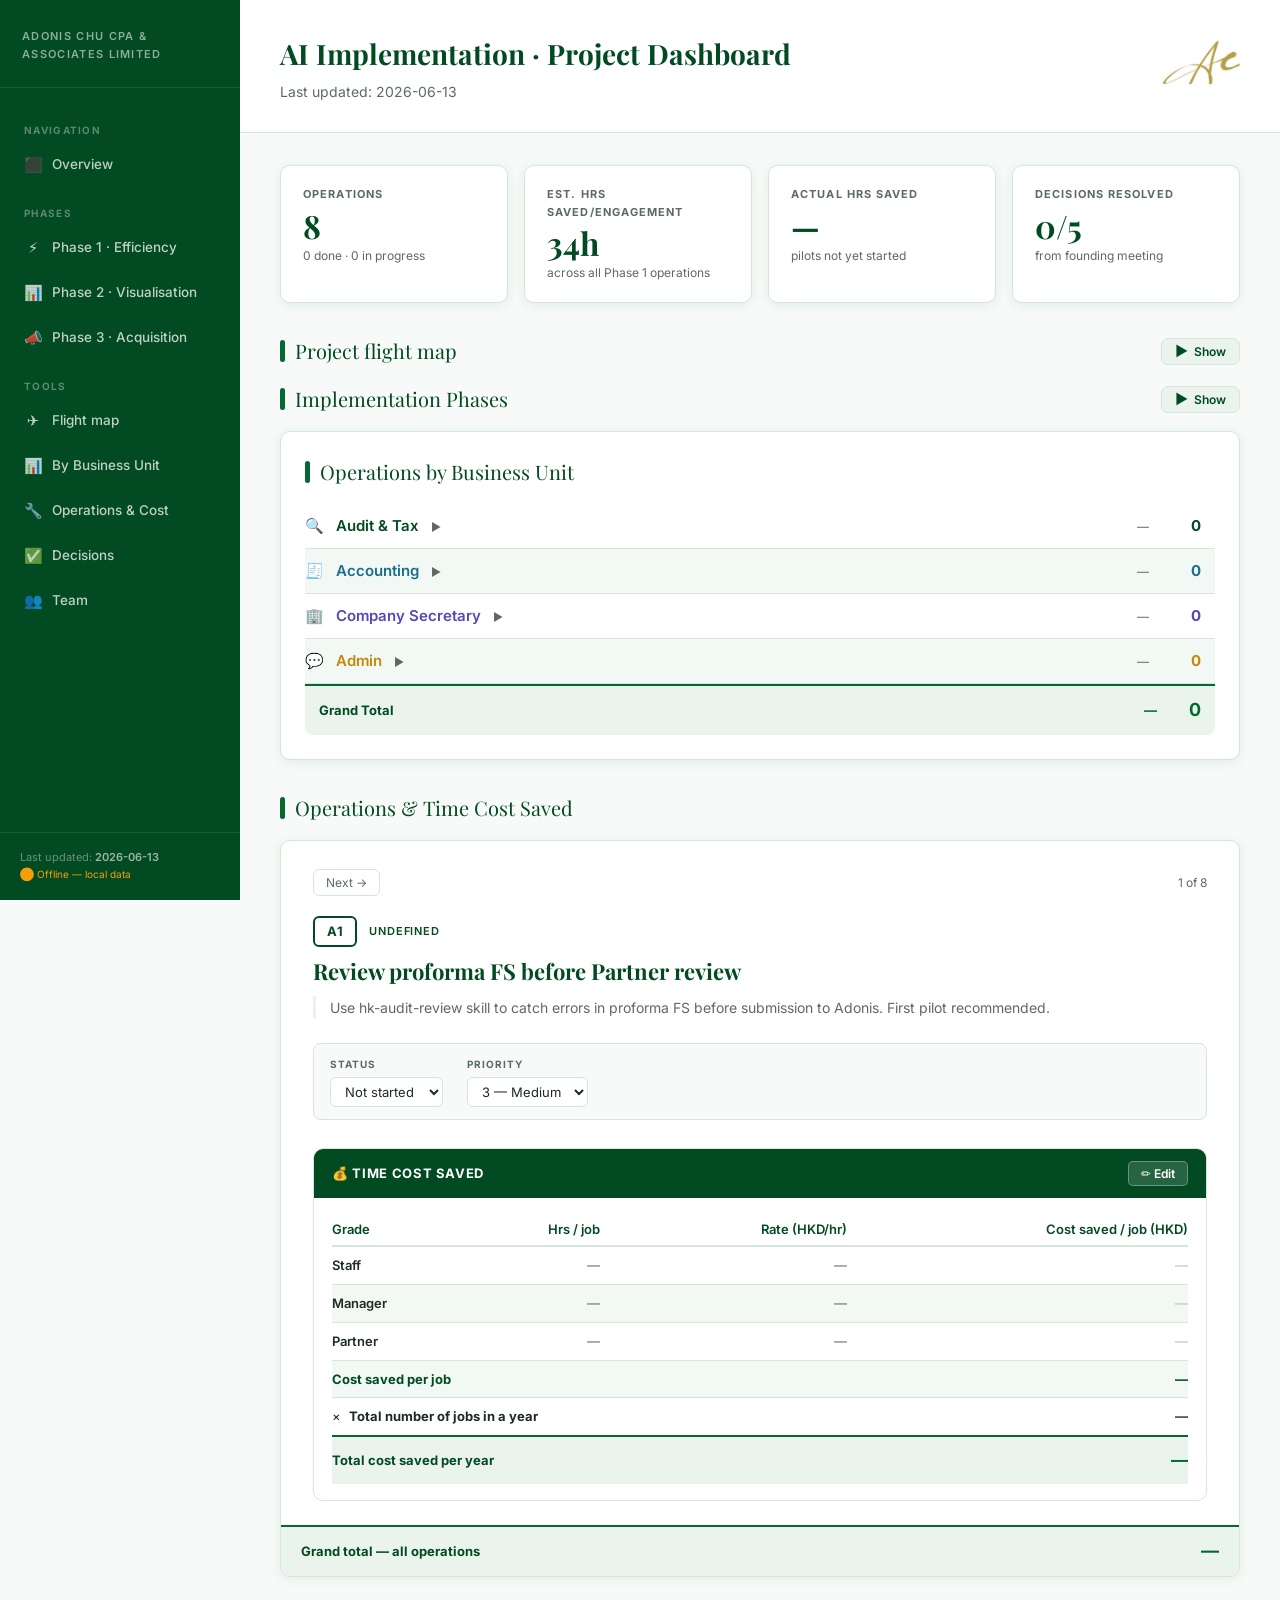
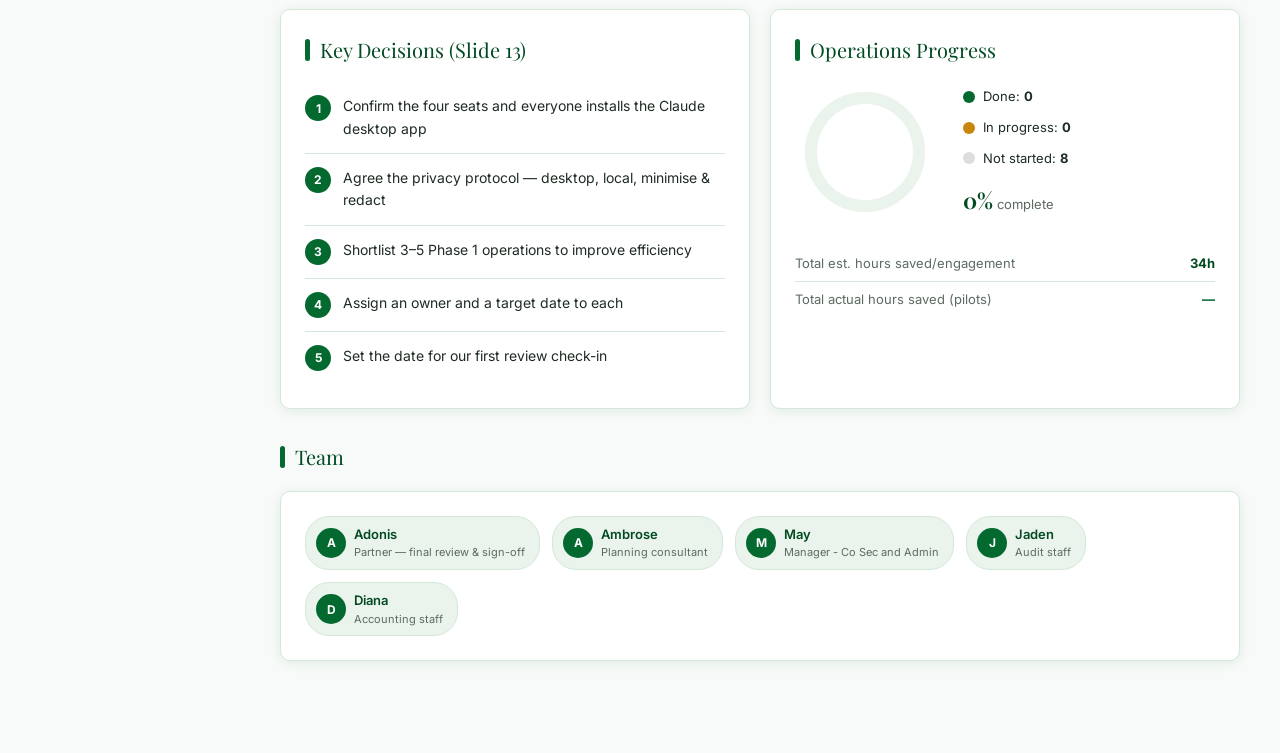
<file: index.html>
<!DOCTYPE html>
<html lang="en">
<head>
  <meta charset="UTF-8">
  <meta name="viewport" content="width=device-width, initial-scale=1.0">
  <title>Claude Playbook Dashboard — Adonis Chu CPA & Associates Limited</title>
  <link rel="stylesheet" href="style.css">
</head>
<body>
<div class="page-wrap">

  <!-- ── Sidebar ── -->
  <aside class="sidebar">
    <div class="sidebar-logo">
      <div class="firm">Adonis Chu CPA &amp; Associates Limited</div>
    </div>
    <nav class="sidebar-nav">
      <div class="sidebar-section">Navigation</div>
      <a onclick="location.href='index.html'" style="cursor:pointer"><span class="nav-icon">⬛</span> Overview</a>
      <div class="sidebar-section">Phases</div>
      <a onclick="location.href='phase1.html'" style="cursor:pointer"><span class="nav-icon">⚡</span> Phase 1 · Efficiency</a>
      <a onclick="location.href='phase2.html'" style="cursor:pointer"><span class="nav-icon">📊</span> Phase 2 · Visualisation</a>
      <a onclick="location.href='phase3.html'" style="cursor:pointer"><span class="nav-icon">📣</span> Phase 3 · Acquisition</a>
      <div class="sidebar-section">Tools</div>
      <a onclick="document.getElementById('roadmap').scrollIntoView({behavior:'smooth'})" style="cursor:pointer"><span class="nav-icon">✈️</span> Flight map</a>
      <a onclick="document.getElementById('bu-summary').scrollIntoView({behavior:'smooth'})" style="cursor:pointer"><span class="nav-icon">📊</span> By Business Unit</a>
      <a onclick="document.getElementById('operations').scrollIntoView({behavior:'smooth'})" style="cursor:pointer"><span class="nav-icon">🔧</span> Operations & Cost</a>
      <a onclick="document.getElementById('decisions').scrollIntoView({behavior:'smooth'})" style="cursor:pointer"><span class="nav-icon">✅</span> Decisions</a>
      <a onclick="document.getElementById('team').scrollIntoView({behavior:'smooth'})" style="cursor:pointer"><span class="nav-icon">👥</span> Team</a>
    </nav>
    <div class="sidebar-footer">
      Last updated: <span class="updated" id="sb-updated">—</span><br>
      <span id="sb-status" style="font-size:10px;color:rgba(255,255,255,.35)">⬤ Connecting…</span>
    </div>
  </aside>

  <!-- ── Main ── -->
  <main class="main">
    <header class="page-header" style="display:flex;align-items:center;justify-content:space-between;gap:20px">
      <div>
        <h1 style="font-family:'Playfair Display',Georgia,serif;font-size:28px;font-weight:700;color:var(--green-dk);margin:0">AI Implementation · Project Dashboard</h1>
        <div class="subtitle"><span id="hdr-updated">—</span></div>
      </div>
      <img
        src="[data-uri]"
        alt="Ac — Adonis Chu CPA &amp; Associates Limited"
        style="width:80px;height:auto;display:block;flex-shrink:0"
      >
    </header>

    <div class="content">

      <!-- KPI strip -->
      <div class="kpi-grid mb-32" id="kpi-strip"></div>

      <!-- Flight map roadmap — TOP, default SHOW -->
      <div class="flex-between mb-16" style="align-items:center" id="roadmap">
        <div class="section-title" style="margin-bottom:0">Project flight map</div>
        <button
          id="roadmap-toggle"
          onclick="toggleRoadmap()"
          style="display:inline-flex;align-items:center;gap:6px;background:var(--green-lt);border:1px solid var(--border);border-radius:7px;padding:5px 13px;font-size:12px;font-weight:600;color:var(--green-dk);cursor:pointer;font-family:inherit;transition:background .15s">
          <span id="roadmap-toggle-icon" style="font-size:14px;line-height:1;transition:transform .25s;display:inline-block">▶</span>
          <span id="roadmap-toggle-label">Show</span>
        </button>
      </div>
      <div id="roadmap-panel" style="display:none;margin-bottom:32px">
        <div class="card" style="padding:20px 20px 12px;overflow:hidden">
          <svg width="100%" viewBox="0 0 680 580" role="img" id="roadmap-svg">
            <title>Claude Playbook project roadmap — flight map from Jun 2026 to Mar 2027</title>
            <desc>Cockpit-style flight map showing the aircraft at takeoff (Jun 2026), waypoints for Phase 1, 2 and 3, and destination at Mar 2027.</desc>
            <defs>
              <marker id="arr-green" viewBox="0 0 10 10" refX="8" refY="5" markerWidth="6" markerHeight="6" orient="auto-start-reverse"><path d="M2 1L8 5L2 9" fill="none" stroke="#03692F" stroke-width="1.5" stroke-linecap="round" stroke-linejoin="round"/></marker>
              <marker id="arr-gray" viewBox="0 0 10 10" refX="8" refY="5" markerWidth="6" markerHeight="6" orient="auto-start-reverse"><path d="M2 1L8 5L2 9" fill="none" stroke="#B4B2A9" stroke-width="1.5" stroke-linecap="round" stroke-linejoin="round"/></marker>
            </defs>

            <!-- grid -->
            <g opacity=".05" stroke="#5C6B62" stroke-width="0.5">
              <line x1="0" y1="120" x2="680" y2="120"/><line x1="0" y1="240" x2="680" y2="240"/>
              <line x1="0" y1="360" x2="680" y2="360"/><line x1="0" y1="480" x2="680" y2="480"/>
              <line x1="110" y1="40" x2="110" y2="540"/><line x1="230" y1="40" x2="230" y2="540"/>
              <line x1="350" y1="40" x2="350" y2="540"/><line x1="470" y1="40" x2="470" y2="540"/>
              <line x1="590" y1="40" x2="590" y2="540"/>
            </g>

            <!-- compass rose -->
            <g transform="translate(54,510)" opacity=".28">
              <circle r="18" fill="none" stroke="#5C6B62" stroke-width="0.5"/>
              <line x1="0" y1="-12" x2="0" y2="12" stroke="#5C6B62" stroke-width="0.7"/>
              <line x1="-12" y1="0" x2="12" y2="0" stroke="#5C6B62" stroke-width="0.7"/>
              <text font-size="9" font-family="system-ui,sans-serif" fill="#5C6B62" x="0" y="-16" text-anchor="middle">N</text>
            </g>

            <!-- altitude gauge -->
            <rect x="20" y="90" width="6" height="360" rx="3" fill="none" stroke="#5C6B62" stroke-width="0.5" opacity=".18"/>
            <rect x="20" y="90" width="6" height="70" rx="3" fill="#03692F" opacity=".32"/>
            <text font-size="9" font-family="system-ui,sans-serif" fill="#5C6B62" x="36" y="102" opacity=".4">ALT</text>

            <!-- ── FLIGHT PATH ── -->
            <!-- dotted flight route: aircraft (on ground) → P1 waypoint (in air) -->
            <path d="M215 457 Q260 330 355 195" fill="none" stroke="#03692F" stroke-width="2" stroke-linecap="round" stroke-dasharray="7 5"/>
            <!-- dotted flight route: P1 → P2 -->
            <path d="M355 195 Q420 178 490 168" fill="none" stroke="#03692F" stroke-width="2" stroke-linecap="round" stroke-dasharray="7 5"/>
            <!-- dotted flight route: P2 → P3 -->
            <path d="M490 168 Q545 158 600 150" fill="none" stroke="#03692F" stroke-width="2" stroke-linecap="round" stroke-dasharray="7 5"/>

            <!-- planned route: shown on the GROUND, parallel to Origin runway at y=457 -->
            <!-- ground track line -->
            <line x1="95" y1="457" x2="608" y2="457" stroke="#B4B2A9" stroke-width="2.5" stroke-dasharray="8 6" stroke-linecap="round"/>
            <!-- arrowhead at destination -->
            <line x1="600" y1="457" x2="610" y2="457" stroke="#B4B2A9" stroke-width="2.5" marker-end="url(#arr-gray)"/>
            <!-- ground stop markers at P1, P2, P3 x-positions -->
            <!-- P1 ground stop -->
            <line x1="355" y1="450" x2="355" y2="465" stroke="#03692F" stroke-width="1.5" stroke-linecap="round"/>
            <circle cx="355" cy="457" r="4" fill="#EAF3EC" stroke="#03692F" stroke-width="1.5"/>
            <!-- P2 ground stop -->
            <line x1="490" y1="450" x2="490" y2="465" stroke="#1B6E8C" stroke-width="1.5" stroke-linecap="round"/>
            <circle cx="490" cy="457" r="4" fill="#F0F8FC" stroke="#1B6E8C" stroke-width="1.5"/>
            <!-- P3 / destination ground stop -->
            <line x1="600" y1="450" x2="600" y2="465" stroke="#534AB7" stroke-width="1.5" stroke-linecap="round"/>
            <circle cx="600" cy="457" r="4" fill="#F5F0FF" stroke="#534AB7" stroke-width="1.5"/>
            <!-- "Plan (ground)" label -->
            <text font-size="9" font-family="system-ui,sans-serif" fill="#B4B2A9" x="340" y="476" text-anchor="middle">Plan (ground track)</text>

            <!-- ── TIMELINE RULER ── -->
            <line x1="62" y1="540" x2="635" y2="540" stroke="#5C6B62" stroke-width="0.5" opacity=".22"/>
            <g font-family="system-ui,sans-serif" fill="#5C6B62" opacity=".4">
              <line x1="95"  y1="535" x2="95"  y2="545" stroke="#5C6B62" stroke-width="0.7"/>
              <text font-size="9" x="95"  y="557" text-anchor="middle">Jun '26</text>
              <line x1="215" y1="535" x2="215" y2="545" stroke="#5C6B62" stroke-width="0.7"/>
              <text font-size="9" x="215" y="557" text-anchor="middle">Jul '26</text>
              <line x1="355" y1="535" x2="355" y2="545" stroke="#5C6B62" stroke-width="0.7"/>
              <text font-size="9" x="355" y="557" text-anchor="middle">Oct '26</text>
              <line x1="490" y1="535" x2="490" y2="545" stroke="#5C6B62" stroke-width="0.7"/>
              <text font-size="9" x="490" y="557" text-anchor="middle">Jan '27</text>
              <line x1="600" y1="535" x2="600" y2="545" stroke="#5C6B62" stroke-width="0.7"/>
              <text font-size="9" x="600" y="557" text-anchor="middle">Mar '27</text>
            </g>

            <!-- ── ORIGIN (bottom-left) ── -->
            <!-- runway -->
            <rect x="66" y="453" width="50" height="7" rx="2" fill="#5C6B62" opacity=".1"/>
            <!-- beacon -->
            <circle cx="95" cy="440" r="10" fill="#EAF3EC" stroke="#03692F" stroke-width="1.5"/>
            <circle cx="95" cy="440" r="5"  fill="#03692F"/>
            <circle cx="95" cy="440" r="16" fill="none" stroke="#03692F" stroke-width="0.8" opacity=".28"/>
            <!-- Origin card — repositioned ABOVE beacon, clear of guardrail -->
            <rect x="38" y="360" width="140" height="58" rx="8" fill="white" stroke="#03692F" stroke-width="1"/>
            <text font-size="11" font-weight="500" font-family="system-ui,sans-serif" fill="#024A21" x="108" y="379" text-anchor="middle">Origin · Jun 2026</text>
            <text font-size="10" font-family="system-ui,sans-serif" fill="#5C6B62" x="108" y="395" text-anchor="middle">Team meeting</text>
            <text font-size="10" font-family="system-ui,sans-serif" fill="#5C6B62" x="108" y="410" text-anchor="middle">Playbook launched</text>
            <!-- leader: card bottom → beacon top -->
            <line x1="95" y1="418" x2="95" y2="428" stroke="#03692F" stroke-width="0.8" stroke-dasharray="3 3"/>

            <!-- ── AIRCRAFT — replaced with image, on ground track ── -->
            <image
              href="[data-uri]"
              x="185" y="427"
              width="60" height="60"
              transform="rotate(-45, 215, 457)"
            />
            <!-- "We are here" label — above aircraft on ground -->
            <line x1="215" y1="450" x2="215" y2="430" stroke="#03692F" stroke-width="0.8" stroke-dasharray="3 3" opacity=".6"/>
            <text font-size="11" font-weight="500" font-family="system-ui,sans-serif" fill="#03692F" x="215" y="420" text-anchor="middle">We are here</text>
            <text font-size="10" font-family="system-ui,sans-serif" fill="#5C6B62" x="215" y="408" text-anchor="middle">Ready to takeoff</text>

            <!-- ── WAYPOINT P1 — Phase 1 (top area, left-centre) ── -->
            <circle cx="355" cy="195" r="13" fill="#EAF3EC" stroke="#03692F" stroke-width="2"/>
            <text font-size="11" font-weight="500" font-family="system-ui,sans-serif" fill="#024A21" x="355" y="199" text-anchor="middle">P1</text>
            <!-- P1 card — below waypoint, left-centre -->
            <rect x="262" y="222" width="182" height="74" rx="8" fill="white" stroke="#03692F" stroke-width="1"/>
            <rect x="262" y="222" width="182" height="13" rx="4" fill="#03692F" opacity=".1"/>
            <text font-size="11" font-weight="500" font-family="system-ui,sans-serif" fill="#024A21" x="353" y="235" text-anchor="middle">Phase 1 · Efficiency</text>
            <text font-size="10" font-family="system-ui,sans-serif" fill="#5C6B62" x="274" y="254">8 operations → review-ready</text>
            <text font-size="10" font-family="system-ui,sans-serif" fill="#5C6B62" x="274" y="269">Time saved · quality up</text>
            <text font-size="10" font-family="system-ui,sans-serif" fill="#03692F" x="274" y="285">Target: Sep 2026</text>
            <!-- leader: waypoint → card -->
            <line x1="355" y1="208" x2="353" y2="220" stroke="#03692F" stroke-width="0.8" stroke-dasharray="3 3"/>

            <!-- ── WAYPOINT P2 — Phase 2 (mid-right) ── -->
            <circle cx="490" cy="168" r="13" fill="#F0F8FC" stroke="#1B6E8C" stroke-width="1.5" opacity=".85"/>
            <text font-size="11" font-weight="500" font-family="system-ui,sans-serif" fill="#1B6E8C" x="490" y="172" text-anchor="middle">P2</text>
            <!-- P2 card — above waypoint -->
            <rect x="398" y="80" width="182" height="62" rx="8" fill="white" stroke="#1B6E8C" stroke-width="0.9" opacity=".95"/>
            <text font-size="11" font-weight="500" font-family="system-ui,sans-serif" fill="#0C447C" x="489" y="97" text-anchor="middle">Phase 2 · Visualisation</text>
            <text font-size="10" font-family="system-ui,sans-serif" fill="#5C6B62" x="410" y="115">WIP dashboard · Odoo MCP</text>
            <text font-size="10" font-family="system-ui,sans-serif" fill="#1B6E8C" x="410" y="132">Target: Dec 2026</text>
            <!-- leader: card → waypoint -->
            <line x1="489" y1="142" x2="490" y2="154" stroke="#1B6E8C" stroke-width="0.8" stroke-dasharray="3 3" opacity=".7"/>

            <!-- ── DESTINATION P3 — Phase 3 (top-right) ── -->
            <!-- runway -->
            <rect x="578" y="158" width="48" height="7" rx="2" fill="#5C6B62" opacity=".08"/>
            <!-- beacon -->
            <circle cx="600" cy="150" r="14" fill="#F5F0FF" stroke="#534AB7" stroke-width="2"/>
            <text font-size="11" font-weight="500" font-family="system-ui,sans-serif" fill="#3C3489" x="600" y="154" text-anchor="middle">P3</text>
            <circle cx="600" cy="150" r="20" fill="none" stroke="#534AB7" stroke-width="0.7" opacity=".32"/>
            <circle cx="600" cy="150" r="27" fill="none" stroke="#534AB7" stroke-width="0.4" opacity=".18"/>
            <!-- P3 card — below beacon, right -->
            <rect x="494" y="192" width="178" height="76" rx="8" fill="white" stroke="#534AB7" stroke-width="1.2"/>
            <rect x="494" y="192" width="178" height="14" rx="5" fill="#534AB7" opacity=".08"/>
            <text font-size="11" font-weight="500" font-family="system-ui,sans-serif" fill="#3C3489" x="583" y="207" text-anchor="middle">Destination · Mar 2027</text>
            <text font-size="10" font-family="system-ui,sans-serif" fill="#5C6B62" x="506" y="225">Phase 3 · Client Acquisition</text>
            <text font-size="10" font-family="system-ui,sans-serif" fill="#5C6B62" x="506" y="240">Grand Slam offer · CRM live</text>
            <text font-size="10" font-family="system-ui,sans-serif" fill="#534AB7" x="506" y="256">Implementation complete</text>
            <!-- leader: beacon → card -->
            <line x1="600" y1="164" x2="600" y2="190" stroke="#534AB7" stroke-width="0.8" stroke-dasharray="3 3" opacity=".7"/>

            <!-- ── COMPLIANCE GUARDRAIL ── -->
            <rect x="62" y="505" width="556" height="18" rx="4" fill="#EAF3EC" opacity=".55"/>
            <text font-size="10" font-family="system-ui,sans-serif" fill="#3E8E5E" x="340" y="517" text-anchor="middle">Guardrail active throughout: HKICPA Code · AMLO Cap. 615 · CPA signs all regulated output</text>

            <!-- ── LEGEND ── -->
            <g font-family="system-ui,sans-serif" fill="#5C6B62" font-size="10">
              <line x1="62" y1="570" x2="86" y2="570" stroke="#03692F" stroke-width="2" stroke-dasharray="6 4"/>
              <text x="92" y="574">Flight route (P1 → P2 → P3)</text>
              <line x1="210" y1="570" x2="234" y2="570" stroke="#B4B2A9" stroke-width="2" stroke-dasharray="5 4"/>
              <text x="240" y="574">Planned route (ground track)</text>
            </g>
          </svg>
        </div>
      </div>

      <!-- Phase progress -->
      <div class="flex-between mb-16" style="align-items:center">
        <div class="section-title" style="margin-bottom:0">Implementation Phases</div>
        <button
          id="phases-toggle"
          onclick="togglePhases()"
          style="display:inline-flex;align-items:center;gap:6px;background:var(--green-lt);border:1px solid var(--border);border-radius:7px;padding:5px 13px;font-size:12px;font-weight:600;color:var(--green-dk);cursor:pointer;font-family:inherit;transition:background .15s">
          <span id="phases-toggle-icon" style="font-size:14px;line-height:1;transition:transform .25s">▶</span>
          <span id="phases-toggle-label">Show</span>
        </button>
      </div>
      <div id="phases-panel" style="display:none;margin-bottom:32px">
        <!-- Tab buttons -->
        <div style="display:flex;gap:0;border-bottom:2px solid var(--border);margin-bottom:0">
          <button onclick="switchPhaseTab(1)" id="ph-tab-1"
            style="padding:10px 22px;font-size:13px;font-weight:600;font-family:inherit;border:none;border-bottom:3px solid #03692F;margin-bottom:-2px;background:var(--green-lt);color:#024A21;cursor:pointer;border-radius:8px 8px 0 0;transition:background .15s">
            ⚡ Phase 1 · Efficiency
          </button>
          <button onclick="switchPhaseTab(2)" id="ph-tab-2"
            style="padding:10px 22px;font-size:13px;font-weight:600;font-family:inherit;border:none;border-bottom:3px solid transparent;margin-bottom:-2px;background:none;color:var(--muted);cursor:pointer;border-radius:8px 8px 0 0;transition:background .15s">
            📊 Phase 2 · Visualisation
          </button>
          <button onclick="switchPhaseTab(3)" id="ph-tab-3"
            style="padding:10px 22px;font-size:13px;font-weight:600;font-family:inherit;border:none;border-bottom:3px solid transparent;margin-bottom:-2px;background:none;color:var(--muted);cursor:pointer;border-radius:8px 8px 0 0;transition:background .15s">
            📣 Phase 3 · Acquisition
          </button>
        </div>
        <!-- Tab panels -->
        <div id="ph-panel-1" class="card" style="border-radius:0 8px 8px 8px;border-top:none"></div>
        <div id="ph-panel-2" class="card" style="display:none;border-radius:0 8px 8px 8px;border-top:none"></div>
        <div id="ph-panel-3" class="card" style="display:none;border-radius:0 8px 8px 8px;border-top:none"></div>
      </div>

      <!-- Business Unit Summary -->
      <div class="card mb-32" id="bu-summary">
        <div class="section-title mb-16">Operations by Business Unit</div>
        <div id="bu-summary-content"></div>
        <div style="border-top:2px solid var(--green);background:var(--green-lt);margin-top:0;padding:10px 14px;display:flex;justify-content:space-between;align-items:center;border-radius:0 0 8px 8px">
          <span style="font-weight:700;color:var(--green-dk);font-size:13px">Grand Total</span>
          <div style="display:flex;gap:32px;align-items:center">
            <span style="font-size:13px;font-weight:700;color:var(--green)" id="bu-grand-total-cost">—</span>
            <span style="font-size:18px;font-weight:700;color:var(--green)" id="bu-grand-total">—</span>
          </div>
        </div>
      </div>

      <!-- Operations viewer -->
      <div class="flex-between mb-16" id="operations">
        <div class="section-title" style="margin-bottom:0">Operations & Time Cost Saved</div>
      </div>
      <div class="card mb-32" style="padding:0;overflow:hidden">

        <!-- Single operation detail panel -->
        <div id="op-detail-panel" style="padding:28px 32px 24px"></div>

        <!-- Grand total footer -->
        <div style="border-top:2px solid var(--green);background:var(--green-lt);
                    padding:10px 20px;display:flex;justify-content:space-between;align-items:center">
          <span style="font-weight:700;color:var(--green-dk);font-size:13px">Grand total — all operations</span>
          <span style="font-size:18px;font-weight:700;color:var(--green)" id="ops-grand-total-cell">—</span>
        </div>
      </div>

      <!-- Decisions + Chart row -->
      <div class="card-grid card-grid-2 mb-32">
        <div class="card" id="decisions">
          <div class="section-title mb-16">Key Decisions (Slide 13)</div>
          <ul class="decision-list" id="decision-list"></ul>
        </div>
        <div class="card">
          <div class="section-title mb-16">Operations Progress</div>
          <div class="chart-wrap">
            <svg width="140" height="140" viewBox="0 0 140 140" class="donut-svg" id="donut-svg">
              <circle class="donut-track" cx="70" cy="70" r="54"/>
              <circle class="donut-fill" cx="70" cy="70" r="54" id="donut-arc" stroke-dasharray="339.3 339.3" stroke-dashoffset="339.3"/>
            </svg>
            <div class="chart-legend" id="chart-legend"></div>
          </div>
          <div id="hours-summary" class="mt-24"></div>
        </div>
      </div>

      <!-- Team -->
      <div class="section-title" id="team">Team</div>
      <div class="card mb-32">
        <div class="team-grid" id="team-grid"></div>
      </div>

    </div>
  </main>
</div>

<!-- Add Operation Modal -->
<div class="modal-overlay" id="modal-overlay" onclick="closeModalOutside(event)">
  <div class="modal">
    <h3>Add New Operation</h3>
    <div class="form-group">
      <label>Operation Name</label>
      <input type="text" id="new-name" placeholder="e.g. Prepare MPF contribution schedules">
    </div>
    <div class="form-row">
      <div class="form-group">
        <label>Claude Tool</label>
        <select id="new-tool">
          <option value="Cowork">Cowork</option>
          <option value="Cowork (skill)">Cowork (skill)</option>
          <option value="Claude Code">Claude Code</option>
          <option value="Claude Code (skill)">Claude Code (skill)</option>
          <option value="Claude Code (UI + xlsx)">Claude Code (UI + xlsx)</option>
        </select>
      </div>
      <div class="form-group">
        <label>Phase</label>
        <select id="new-phase">
          <option value="1">Phase 1 — Efficiency</option>
          <option value="2">Phase 2 — Visualisation</option>
          <option value="3">Phase 3 — Acquisition</option>
        </select>
      </div>
    </div>
    <div class="form-row">
      <div class="form-group">
        <label>Time Saved</label>
        <select id="new-time">
          <option value="High">High</option>
          <option value="Med">Med</option>
          <option value="Low">Low</option>
        </select>
      </div>
      <div class="form-group">
        <label>Risk</label>
        <select id="new-risk">
          <option value="Low">Low</option>
          <option value="Med">Med</option>
          <option value="High">High</option>
        </select>
      </div>
    </div>
    <div class="form-row">
      <div class="form-group">
        <label>Est. hours saved / engagement</label>
        <input type="number" id="new-est" placeholder="e.g. 4" min="0">
      </div>
      <div class="form-group">
        <label>Owner</label>
        <select id="new-owner">
          <option value="">— assign later —</option>
          <option>Adonis</option>
          <option>Ambrose</option>
          <option>May</option>
          <option>Jaden</option>
          <option>Diana</option>
        </select>
      </div>
    </div>
    <div class="form-group">
      <label>Conditions of implementation</label>
      <textarea id="new-conditions" rows="2" placeholder="What must be in place before this can go live?"></textarea>
    </div>
    <div class="form-group">
      <label>Notes</label>
      <textarea id="new-notes" rows="2" placeholder="Any context, data requirements, compliance notes…"></textarea>
    </div>
    <div class="modal-actions">
      <button class="btn-cancel" onclick="closeModal()">Cancel</button>
      <button class="btn-save" onclick="addOperation()">Add operation</button>
    </div>
  </div>
</div>

<!-- ── Cost Saved Modal ── -->

<script>
// ── Supabase via plain REST fetch (no JS client = no postMessage/DataCloneError) ──
const SUPABASE_URL = 'https://ktniezsldanlvtwygrax.supabase.co';
const SUPABASE_KEY = 'sb_publishable_hHO9LedYr3szuD1jzI14Ow_FHtJ7jGG';
const SB_HEADERS = {
  'apikey': SUPABASE_KEY,
  'Authorization': 'Bearer ' + SUPABASE_KEY,
  'Content-Type': 'application/json',
  'Accept': 'application/json',
  'Prefer': 'return=representation'
};
const SB_READ_HEADERS = {
  'apikey': SUPABASE_KEY,
  'Authorization': 'Bearer ' + SUPABASE_KEY,
  'Accept': 'application/json'
};

async function sbSelect(table, params = '') {
  try {
    const r = await fetch(`${SUPABASE_URL}/rest/v1/${table}?${params}`, {
      headers: SB_READ_HEADERS
    });
    if (!r.ok) return { data: null, error: { message: await r.text() } };
    return { data: await r.json(), error: null };
  } catch(e) { return { data: null, error: { message: e.message } }; }
}

async function sbInsert(table, body) {
  try {
    const r = await fetch(`${SUPABASE_URL}/rest/v1/${table}`, {
      method: 'POST', headers: SB_HEADERS, body: JSON.stringify(body)
    });
    if (!r.ok) return { data: null, error: { message: await r.text() } };
    const data = await r.json().catch(() => null);
    return { data, error: null };
  } catch(e) { return { data: null, error: { message: e.message } }; }
}

async function sbUpdate(table, body, match) {
  try {
    const q = Object.entries(match).map(([k,v]) => `${k}=eq.${encodeURIComponent(v)}`).join('&');
    const r = await fetch(`${SUPABASE_URL}/rest/v1/${table}?${q}`, {
      method: 'PATCH', headers: SB_HEADERS, body: JSON.stringify(body)
    });
    if (!r.ok) return { error: { message: await r.text() } };
    return { error: null };
  } catch(e) { return { error: { message: e.message } }; }
}

async function sbDelete(table, match) {
  try {
    const q = Object.entries(match).map(([k,v]) => `${k}=eq.${encodeURIComponent(v)}`).join('&');
    const r = await fetch(`${SUPABASE_URL}/rest/v1/${table}?${q}`, {
      method: 'DELETE', headers: SB_HEADERS
    });
    if (!r.ok) return { error: { message: await r.text() } };
    return { error: null };
  } catch(e) { return { error: { message: e.message } }; }
}

async function sbCheckExists(table, match) {
  const q = Object.entries(match).map(([k,v]) => `${k}=eq.${encodeURIComponent(v)}`).join('&');
  const { data } = await sbSelect(table, q + '&select=id&limit=1');
  return data && data.length > 0;
}

let DATA = null;
let COST_MAP = {};
let CURRENT_COST_OP = null;

function setSbStatus(state) {
  const el = document.getElementById('sb-status');
  if (!el) return;
  if (state === 'online') {
    el.textContent = '⬤ Supabase connected';
    el.style.color = '#6EE7B7';
  } else {
    el.textContent = '⬤ Offline — local data';
    el.style.color = '#F59E0B';
  }
}

async function init() {
  // 1. Load static config from data.json
  const res = await fetch('data.json?v=' + Date.now());
  DATA = await res.json();

  // 2. Load live operations from Supabase REST
  const { data: ops, error } = await sbSelect('phase1_operations', 'select=*&order=id');
  if (error) {
    // Silent — fall back to data.json; show status indicator
    setSbStatus('offline');
  } else if (ops && ops.length > 0) {
    setSbStatus('online');
    DATA.operations = ops.map(op => ({
      id:                   op.id,
      ref:                  op.ref,
      phase:                op.phase,
      name:                 op.name,
      tool:                 op.tool,
      timeSaved:            op.time_saved,
      risk:                 op.risk,
      status:               op.status,
      owner:                op.owner || '',
      targetDate:           op.target_date || '',
      estimatedHoursSaved:  op.estimated_hours_saved,
      actualHoursSaved:     op.actual_hours_saved,
      notes:                op.notes || '',
      conditions:           op.conditions || '',
      category:             op.category || 'Audit & Tax',
      priority:             op.priority || 3,
      description:          op.description || op.notes || '',
    }));
  }

  // 3. Load cost data from Supabase REST, fall back to localStorage
  const { data: costs, error: costErr } = await sbSelect('time_cost_savings', 'select=*');
  if (!costErr && costs && costs.length > 0) {
    COST_MAP = {};
    costs.forEach(c => { COST_MAP[c.operation_id] = c; });
  } else {
    try {
      COST_MAP = JSON.parse(localStorage.getItem('cost_map') || '{}');
    } catch(e) { COST_MAP = {}; }
  }

  // 4. Load phase tasks from Supabase / localStorage
  await loadAllTasks();

  // 5. Apply locally saved op edits
  try {
    const edits = JSON.parse(localStorage.getItem('op_edits') || '{}');
    DATA.operations.forEach(op => {
      const e = edits[op.id];
      if (e) {
        if (e.name)     op.name     = e.name;
        if (e.category) op.category = e.category;
        if (e.priority) op.priority = e.priority;
      }
    });
  } catch(e) {}

  render();
}




function fmtHKD(n) {
  return 'HK$' + Number(n || 0).toLocaleString('en-HK', {minimumFractionDigits:0, maximumFractionDigits:0});
}



function updateGrandTotalCell() {
  const cell = document.getElementById('ops-grand-total-cell');
  if (!cell || !DATA || !DATA.operations) return;
  const grand = DATA.operations.reduce((sum, op) => {
    const c = COST_MAP[op.id];
    if (!c) return sum;
    const t = Number(c.total_cost) ||
      (Number(c.staff_hours||0)   * Number(c.staff_rate||0)) +
      (Number(c.manager_hours||0) * Number(c.manager_rate||0)) +
      (Number(c.partner_hours||0) * Number(c.partner_rate||0));
    return sum + t;
  }, 0);
  cell.textContent = grand > 0 ? fmtHKD(grand) : '—';
}


async function updateStatus(id, newStatus) {
  const op = DATA.operations.find(o => o.id === id);
  if (op) op.status = newStatus;
  renderChart();
  renderKPIs();
  const { error } = await sbUpdate('phase1_operations', { status: newStatus }, { id });
  if (error) alert('Failed to save status: ' + error.message);
  else document.getElementById('sb-updated').textContent = new Date().toLocaleDateString('en-GB');
}

async function updatePriority(id, newPriority) {
  const op = DATA.operations.find(o => o.id === id);
  if (op) op.priority = newPriority;
  // Save locally
  try {
    const edits = JSON.parse(localStorage.getItem('op_edits') || '{}');
    if (!edits[id]) edits[id] = {};
    edits[id].priority = newPriority;
    localStorage.setItem('op_edits', JSON.stringify(edits));
  } catch(e) {}
  // Sync to Supabase
  const { error } = await sbUpdate('phase1_operations', { priority: newPriority }, { id });
  if (error) console.warn('Priority save failed:', error.message);
}





function toggleRoadmap() {
  const panel = document.getElementById('roadmap-panel');
  const icon  = document.getElementById('roadmap-toggle-icon');
  const label = document.getElementById('roadmap-toggle-label');
  const open  = panel.style.display === 'none';
  panel.style.display  = open ? 'block' : 'none';
  icon.style.transform = open ? 'rotate(0deg)' : 'rotate(-90deg)';
  label.textContent    = open ? 'Collapse' : 'Show';
}

function togglePhases() {
  const panel = document.getElementById('phases-panel');
  const icon  = document.getElementById('phases-toggle-icon');
  const label = document.getElementById('phases-toggle-label');
  const open  = panel.style.display === 'none';
  panel.style.display  = open ? 'block' : 'none';
  icon.style.transform = open ? 'rotate(90deg)' : 'rotate(0deg)';
  label.textContent    = open ? 'Collapse' : 'Show';
}

function render() {
  const p = DATA.project;
  document.getElementById('hdr-updated').textContent = 'Last updated: ' + p.lastUpdated;
  document.getElementById('sb-updated').textContent = p.lastUpdated;
  renderKPIs();
  renderPhaseTabs();
  renderOpsTable();
  renderBUSummary();
  renderDecisions();
  renderChart();
  renderTeam();
}

function renderKPIs() {
  const ops = DATA.operations;
  const done = ops.filter(o => o.status === 'done').length;
  const inprog = ops.filter(o => o.status === 'in-progress').length;
  const totalEst = ops.reduce((s, o) => s + (o.estimatedHoursSaved || 0), 0);
  const totalAct = ops.reduce((s, o) => s + (o.actualHoursSaved || 0), 0);
  const decisions_done = DATA.decisions.filter(d => d.done).length;
  const kpis = [
    { label: 'Operations', value: ops.length, sub: `${done} done · ${inprog} in progress` },
    { label: 'Est. hrs saved/engagement', value: totalEst + 'h', sub: 'across all Phase 1 operations' },
    { label: 'Actual hrs saved', value: totalAct > 0 ? totalAct + 'h' : '—', sub: totalAct > 0 ? 'validated in pilots' : 'pilots not yet started' },
    { label: 'Decisions resolved', value: decisions_done + '/5', sub: 'from founding meeting' },
  ];
  document.getElementById('kpi-strip').innerHTML = kpis.map(k => `
    <div class="kpi-card">
      <div class="kpi-label">${k.label}</div>
      <div class="kpi-value">${k.value}</div>
      <div class="kpi-sub">${k.sub}</div>
    </div>
  `).join('');
}

// ── Tasks — Supabase + localStorage ───────────────────────
let TASKS_CACHE = {};   // keyed by phase_id, loaded on init

async function loadAllTasks() {
  const { data, error } = await sbSelect('phase_tasks', 'select=*&order=created_at');
  if (!error && data && data.length > 0) {
    TASKS_CACHE = {};
    data.forEach(t => {
      if (!TASKS_CACHE[t.phase_id]) TASKS_CACHE[t.phase_id] = [];
      TASKS_CACHE[t.phase_id].push({
        id:       t.id,
        date:     t.date,
        task:     t.task,
        added_by: t.added_by || '',
      });
    });
    // Sync to localStorage
    [1,2,3].forEach(pid => {
      try { localStorage.setItem(`phase_tasks_${pid}`, JSON.stringify(TASKS_CACHE[pid] || [])); } catch(e) {}
    });
  } else {
    // Fall back to localStorage
    [1,2,3].forEach(pid => {
      try {
        const stored = localStorage.getItem(`phase_tasks_${pid}`);
        TASKS_CACHE[pid] = stored ? JSON.parse(stored) : [];
      } catch(e) { TASKS_CACHE[pid] = []; }
      // Seed Phase 1 defaults if empty
      if (pid === 1 && TASKS_CACHE[1].length === 0) {
        TASKS_CACHE[1] = [
          { date: '11 Jun 2026 (Thu)', task: 'Team meeting' },
          { date: '12 Jun 2026 (Fri)', task: 'VPN and Claude (team plan) subscribed' },
        ];
      }
    });
  }
}

function getTasksForPhase(phaseId) {
  return TASKS_CACHE[phaseId] || [];
}

function saveTasksForPhase(phaseId, tasks) {
  TASKS_CACHE[phaseId] = tasks;
  try { localStorage.setItem(`phase_tasks_${phaseId}`, JSON.stringify(tasks)); } catch(e) {}
}

// ── Date helpers ───────────────────────────────────────────
function fromInputDate(val) {
  if (!val) return '';
  const d = new Date(val + 'T00:00:00');
  const months = ['Jan','Feb','Mar','Apr','May','Jun','Jul','Aug','Sep','Oct','Nov','Dec'];
  return `${d.getDate()} ${months[d.getMonth()]} ${d.getFullYear()}`;
}

async function addTask(phaseId) {
  const dateEl   = document.getElementById(`new-task-date-${phaseId}`);
  const taskEl   = document.getElementById(`new-task-name-${phaseId}`);
  const memberEl = document.getElementById(`new-task-member-${phaseId}`);
  const date     = fromInputDate(dateEl.value);
  const task     = taskEl.value.trim();
  const added_by = memberEl ? memberEl.value : '';
  if (!dateEl.value || !task) { alert('Please select a date and enter a task description.'); return; }

  const btn = document.querySelector(`#tasks-section-${phaseId} button`);
  if (btn) { btn.textContent = 'Saving…'; btn.disabled = true; }

  // Try Supabase first
  const { data: inserted, error } = await sbInsert('phase_tasks', {
    phase_id: phaseId, date, task, added_by
  });

  let newTask = { date, task, added_by };
  if (!error && inserted && inserted.length > 0) {
    newTask = { id: inserted[0].id, date, task, added_by: inserted[0].added_by || added_by };
  } else if (error) {
    console.warn('phase_tasks insert failed:', error.message);
  }

  // Update cache & localStorage regardless
  const tasks = getTasksForPhase(phaseId);
  tasks.push(newTask);
  saveTasksForPhase(phaseId, tasks);

  dateEl.value = '';
  taskEl.value = '';
  if (memberEl) memberEl.value = '';

  // Show feedback on button
  if (btn) {
    btn.textContent = error ? '✓ Saved locally' : '✓ Saved';
    btn.style.background = error ? '#C8860A' : '#16A34A';
    btn.disabled = false;
    setTimeout(() => {
      btn.textContent = '+ Add';
      btn.style.background = '';
    }, 1800);
  }

  renderTasksTable(phaseId);
}

async function updateTaskField(phaseId, rowIndex, field, value) {
  const tasks = getTasksForPhase(phaseId);
  if (!tasks[rowIndex]) return;
  tasks[rowIndex][field] = value;
  saveTasksForPhase(phaseId, tasks);
  // Sync to Supabase if task has a DB id
  const t = tasks[rowIndex];
  if (t.id) {
    await sbUpdate('phase_tasks', { [field]: value }, { id: t.id });
  }
}

function renderTasksTable(phaseId) {
  const tasks = getTasksForPhase(phaseId);
  const container = document.getElementById(`tasks-section-${phaseId}`);
  if (!container) return;

  const members = (DATA.team || []).map(m => m.name);
  const memberOpts = (sel='') => ['', ...members]
    .map(m => `<option value="${m}" ${m===sel?'selected':''}>${m||'— select —'}</option>`)
    .join('');

  // Format stored date string to YYYY-MM-DD for <input type="date">
  function toInputDate(str) {
    if (!str) return '';
    if (/^\d{4}-\d{2}-\d{2}$/.test(str)) return str;
    // Strip weekday — handles "15 Jun 2026 (Mon)", "15 Jun 2026, Monday", etc.
    const clean = str.replace(/\s*[,(].*/, '').trim();
    const d = new Date(clean);
    if (!isNaN(d)) return d.toISOString().slice(0,10);
    return '';
  }

  // Format YYYY-MM-DD back to "15 Jun 2026 (Mon)" for display/storage
  function fromInputDate(val) {
    if (!val) return '';
    const d = new Date(val + 'T00:00:00');
    const days = ['Sun','Mon','Tue','Wed','Thu','Fri','Sat'];
    const months = ['Jan','Feb','Mar','Apr','May','Jun','Jul','Aug','Sep','Oct','Nov','Dec'];
    return `${d.getDate()} ${months[d.getMonth()]} ${d.getFullYear()} (${days[d.getDay()]})`;
  }

  const rows = tasks.map((t, i) => `
    <tr style="border-bottom:1px solid var(--border);background:${i%2===0?'transparent':'var(--green-tint)'}">
      <td style="padding:4px 8px 4px 0;vertical-align:middle;width:175px">
        <input type="date"
          value="${toInputDate(t.date)}"
          onchange="updateTaskField(${phaseId},${i},'date',fromInputDate(this.value))"
          style="width:100%;border:1px solid transparent;border-radius:5px;padding:4px 7px;
                 font-size:12.5px;color:var(--muted);background:transparent;
                 font-family:inherit;cursor:pointer"
          onfocus="this.style.borderColor='var(--green)';this.style.background='var(--card)'"
          onblur="this.style.borderColor='transparent';this.style.background='transparent'"
          title="Click to pick date">
      </td>
      <td style="padding:4px 8px;vertical-align:middle">
        <input
          value="${(t.task||'').replace(/"/g,'&quot;')}"
          onchange="updateTaskField(${phaseId},${i},'task',this.value)"
          style="width:100%;border:1px solid transparent;border-radius:5px;padding:4px 7px;font-size:12.5px;color:var(--txt);background:transparent;font-family:inherit;cursor:text"
          onfocus="this.style.borderColor='var(--green)';this.style.background='var(--card)'"
          onblur="this.style.borderColor='transparent';this.style.background='transparent'"
          title="Click to edit task">
      </td>
      <td style="padding:4px 0;vertical-align:middle;width:130px">
        <select
          onchange="updateTaskField(${phaseId},${i},'added_by',this.value)"
          style="width:100%;border:1px solid var(--border);border-radius:5px;padding:4px 7px;
                 font-size:12px;font-family:inherit;color:var(--txt);background:var(--bg);cursor:pointer">
          ${memberOpts(t.added_by||'')}
        </select>
      </td>
    </tr>
  `).join('');

  const emptyMsg = `<tr><td colspan="3" style="padding:12px 0;font-size:13px;color:var(--muted);font-style:italic">No tasks recorded yet. Add one below.</td></tr>`;

  container.innerHTML = `
    <div style="font-size:11px;font-weight:700;color:var(--green);letter-spacing:.08em;text-transform:uppercase;margin-bottom:8px;display:flex;align-items:center;gap:8px">
      Tasks completed
      <span style="font-size:10px;font-weight:400;color:var(--muted);font-style:italic;letter-spacing:0;text-transform:none">· click any cell to edit</span>
    </div>
    <table style="width:100%;border-collapse:collapse;font-size:13px">
      <thead>
        <tr style="border-bottom:2px solid var(--border)">
          <th style="text-align:left;padding:6px 10px 6px 0;color:var(--green-dk);font-weight:600;width:175px">Date</th>
          <th style="text-align:left;padding:6px 8px;color:var(--green-dk);font-weight:600">Task completed</th>
          <th style="text-align:left;padding:6px 0;color:var(--green-dk);font-weight:600;width:130px">Added / Edited by</th>
        </tr>
      </thead>
      <tbody>${tasks.length > 0 ? rows : emptyMsg}</tbody>
    </table>
    <!-- Add row -->
    <div style="display:flex;gap:8px;margin-top:12px;align-items:center">
      <input id="new-task-date-${phaseId}" type="date"
        style="width:175px;border:1px solid var(--border);border-radius:6px;padding:6px 10px;font-size:12.5px;font-family:inherit;color:var(--txt);background:var(--bg);cursor:pointer">
      <input id="new-task-name-${phaseId}" type="text" placeholder="Task description…"
        style="flex:1;border:1px solid var(--border);border-radius:6px;padding:6px 10px;font-size:12.5px;font-family:inherit;color:var(--txt);background:var(--bg)"
        onkeydown="if(event.key==='Enter')addTask(${phaseId})">
      <select id="new-task-member-${phaseId}"
        style="width:130px;border:1px solid var(--border);border-radius:6px;padding:6px 8px;font-size:12px;font-family:inherit;color:var(--txt);background:var(--bg)">
        ${memberOpts()}
      </select>
      <button onclick="addTask(${phaseId})"
        style="background:var(--green);color:#fff;border:none;border-radius:6px;padding:6px 14px;font-size:12.5px;font-weight:600;cursor:pointer;font-family:inherit;white-space:nowrap">
        + Add
      </button>
    </div>
  `;
}

function renderPhaseTabs() {
  DATA.phases.forEach(ph => {
    document.getElementById(`ph-panel-${ph.id}`).innerHTML = `
      <div style="display:flex;gap:20px;align-items:flex-start;flex-wrap:wrap">
        <div style="flex:1;min-width:200px">
          <div style="font-size:10px;font-weight:700;color:var(--muted);letter-spacing:.1em;text-transform:uppercase;margin-bottom:4px">${ph.name}</div>
          <div style="font-family:'Playfair Display',serif;font-size:20px;font-weight:700;color:var(--green-dk);margin-bottom:6px">${ph.label}</div>
          <div style="font-size:13px;color:var(--muted);line-height:1.5;margin-bottom:12px">${ph.description}</div>
          <div style="font-size:12px;color:var(--muted);margin-bottom:6px">Target: <strong style="color:var(--txt)">${ph.targetDate}</strong></div>
          <div style="font-size:12px;color:var(--muted);margin-bottom:12px">Status: <span class="badge badge-${ph.status}">${ph.status.replace('-',' ')}</span></div>
          <div class="progress-bar-wrap"><div class="progress-bar" style="width:${ph.progress}%;background:${ph.colour}"></div></div>
          <div class="progress-pct" style="color:${ph.colour}">${ph.progress}%</div>
        </div>
        <div id="tasks-section-${ph.id}" style="flex:2;min-width:280px"></div>
      </div>`;
    renderTasksTable(ph.id);
  });
}

function switchPhaseTab(id) {
  [1,2,3].forEach(i => {
    const tab   = document.getElementById(`ph-tab-${i}`);
    const panel = document.getElementById(`ph-panel-${i}`);
    const ph    = DATA.phases.find(p => p.id === i);
    const active = i === id;
    tab.style.background     = active ? 'var(--green-lt)' : 'none';
    tab.style.color          = active ? '#024A21' : 'var(--muted)';
    tab.style.borderBottom   = active ? `3px solid ${ph.colour}` : '3px solid transparent';
    panel.style.display      = active ? 'block' : 'none';
  });
}

function statusBadge(s) {
  const map = { 'not-started': 'Not started', 'in-progress': 'In progress', 'done': 'Done' };
  return `<span class="badge badge-${s}">${map[s] || s}</span>`;
}
function timeCls(t) { return t === 'High' ? 'time-high' : t === 'Med' ? 'time-med' : ''; }
function riskBadge(r) { return `<span class="risk-badge risk-${r.toLowerCase()}">${r}</span>`; }

// Category display config
const CAT_ORDER = ['Audit & Tax', 'Accounting', 'Company Secretary', 'Admin'];
const CAT_ICON  = { 'Audit & Tax': '🔍', 'Accounting': '🧾', 'Company Secretary': '🏢', 'Admin': '💬' };
const CAT_COLOR = { 'Audit & Tax': '#03692F', 'Accounting': '#1B6E8C', 'Company Secretary': '#534AB7', 'Admin': '#C8860A' };

let CURRENT_OP_INDEX = 0;

function renderOpsTable() {
  renderOpDetail(CURRENT_OP_INDEX);
  updateGrandTotalCell();
}


function selectOp(i) {
  CURRENT_OP_INDEX = i;
  renderOpDetail(i);
}

function renderOpDetail(i) {
  const op = DATA.operations[i];
  if (!op) return;
  const panel = document.getElementById('op-detail-panel');
  if (!panel) return;
  const c  = COST_MAP[op.id] || {};
  const sh = Number(c.staff_hours||0),   sr = Number(c.staff_rate||0);
  const mh = Number(c.manager_hours||0), mr = Number(c.manager_rate||0);
  const ph = Number(c.partner_hours||0), pr = Number(c.partner_rate||0);
  const total = (sh*sr)+(mh*mr)+(ph*pr);
  const CAT_COLOR_MAP = {'Audit & Tax':'#024A21','Accounting':'#1B6E8C','Company Secretary':'#534AB7','Admin':'#C8860A'};
  const catColor = CAT_COLOR_MAP[op.category] || 'var(--green-dk)';
  const statusOptions = ['not-started','in-progress','done'];
  const statusLabels  = {'not-started':'Not started','in-progress':'In progress','done':'Done'};
  const statusSel = statusOptions.map(s=>`<option value="${s}" ${op.status===s?'selected':''}>${statusLabels[s]}</option>`).join('');
  const prev = i>0?`<button onclick="selectOp(${i-1})" style="background:none;border:1px solid var(--border);border-radius:6px;padding:5px 12px;font-size:12px;cursor:pointer;font-family:inherit;color:var(--muted)">← Prev</button>`:'';
  const next = i<DATA.operations.length-1?`<button onclick="selectOp(${i+1})" style="background:none;border:1px solid var(--border);border-radius:6px;padding:5px 12px;font-size:12px;cursor:pointer;font-family:inherit;color:var(--muted)">Next →</button>`:'';
  panel.innerHTML = `
    <div style="display:flex;justify-content:space-between;align-items:center;margin-bottom:20px">
      <div style="display:flex;gap:8px">${prev}${next}</div>
      <span style="font-size:12px;color:var(--muted)">${i+1} of ${DATA.operations.length}</span>
    </div>
    <div style="display:flex;align-items:center;gap:12px;margin-bottom:10px">
      <span style="font-size:13px;font-weight:700;color:${catColor};background:white;border:2px solid ${catColor};border-radius:6px;padding:3px 12px;letter-spacing:.04em">${op.ref}</span>
      <span style="font-size:11px;font-weight:600;color:${catColor};letter-spacing:.08em;text-transform:uppercase">${op.category}</span>
    </div>
    <h2 style="font-family:'Playfair Display',serif;font-size:22px;color:var(--green-dk);margin-bottom:10px;line-height:1.3">${op.name}</h2>
    <p style="font-size:14px;color:var(--muted);line-height:1.7;margin-bottom:24px;border-left:3px solid var(--green-lt);padding-left:14px">${op.description||op.notes||'—'}</p>
    <div style="display:flex;gap:24px;align-items:center;margin-bottom:28px;padding:12px 16px;background:var(--bg);border-radius:8px;border:1px solid var(--border)">
      <div>
        <div style="font-size:10px;font-weight:700;color:var(--muted);letter-spacing:.1em;text-transform:uppercase;margin-bottom:5px">Status</div>
        <select onchange="updateStatus(${op.id},this.value)" style="border:1px solid var(--border);border-radius:6px;padding:5px 10px;font-size:13px;font-family:inherit;color:var(--txt);background:white;cursor:pointer">${statusSel}</select>
      </div>
      <div>
        <div style="font-size:10px;font-weight:700;color:var(--muted);letter-spacing:.1em;text-transform:uppercase;margin-bottom:5px">Priority</div>
        <select onchange="updatePriority(${op.id},parseInt(this.value))"
          style="border:1px solid var(--border);border-radius:6px;padding:5px 10px;font-size:13px;
                 font-family:inherit;color:var(--txt);background:white;cursor:pointer">
          ${[1,2,3,4,5].map(p=>`<option value="${p}" ${(op.priority||3)===p?'selected':''}>${p} — ${{1:'Highest',2:'High',3:'Medium',4:'Low',5:'Lowest'}[p]}</option>`).join('')}
        </select>
      </div>
      ${op.owner?`<div><div style="font-size:10px;font-weight:700;color:var(--muted);letter-spacing:.1em;text-transform:uppercase;margin-bottom:5px">Owner</div><span style="font-size:14px;font-weight:600;color:var(--txt)">${op.owner}</span></div>`:''}
    </div>
    <div style="border:1px solid var(--border);border-radius:10px;overflow:hidden">
      <div style="background:var(--green-dk);padding:12px 18px;display:flex;justify-content:space-between;align-items:center">
        <span style="font-weight:700;font-size:13px;color:white;letter-spacing:.05em;text-transform:uppercase">💰 Time Cost Saved</span>
        <div style="display:flex;gap:8px">
          <button id="op-edit-btn-${op.id}" onclick="startCostEdit(${op.id})" style="background:rgba(255,255,255,.15);color:white;border:1px solid rgba(255,255,255,.3);border-radius:5px;padding:4px 12px;font-size:12px;font-weight:600;cursor:pointer;font-family:inherit">✏️ Edit</button>
          <button id="op-ok-btn-${op.id}" onclick="saveCostInline(${op.id})" style="display:none;background:#6EE7B7;color:#024A21;border:none;border-radius:5px;padding:4px 12px;font-size:12px;font-weight:700;cursor:pointer;font-family:inherit">✓ Save</button>
        </div>
      </div>
      <div id="cost-read-${op.id}" style="padding:16px 18px">
        <table style="width:100%;border-collapse:collapse;font-size:13px">
          <thead><tr style="border-bottom:2px solid var(--border)">
            <th style="text-align:left;padding:5px 10px 5px 0;color:var(--green-dk);font-weight:600;width:110px">Grade</th>
            <th style="text-align:right;padding:5px 10px;color:var(--green-dk);font-weight:600">Hrs / job</th>
            <th style="text-align:right;padding:5px 10px;color:var(--green-dk);font-weight:600">Rate (HKD/hr)</th>
            <th style="text-align:right;padding:5px 0;color:var(--green-dk);font-weight:600">Cost saved / job (HKD)</th>
          </tr></thead>
          <tbody>${['Staff','Manager','Partner'].map((g,gi)=>{
            const hrs=[sh,mh,ph][gi],rate=[sr,mr,pr][gi],sub=hrs*rate;
            return `<tr style="border-bottom:1px solid var(--border);background:${gi%2?'var(--green-tint)':'transparent'}">
              <td style="padding:8px 10px 8px 0;font-weight:600;color:var(--txt)">${g}</td>
              <td style="padding:8px 10px;text-align:right;color:var(--muted)">${hrs||'—'}</td>
              <td style="padding:8px 10px;text-align:right;color:var(--muted)">${rate?fmtHKD(rate):'—'}</td>
              <td style="padding:8px 0;text-align:right;font-weight:${sub?700:400};color:${sub?'var(--green-dk)':'#bbb'}">${sub?fmtHKD(sub):'—'}</td>
            </tr>`;
          }).join('')}
          <tr style="border-bottom:1px solid var(--border);background:var(--green-tint)">
            <td colspan="3" style="padding:8px 10px 8px 0;font-weight:700;color:var(--green-dk)">Cost saved per job</td>
            <td style="padding:8px 0;text-align:right;font-weight:700;color:var(--green-dk)">${total?fmtHKD(total):'—'}</td>
          </tr>
          <tr style="border-bottom:1px solid var(--border);background:transparent">
            <td colspan="3" style="padding:8px 10px 8px 0;color:var(--txt)">
              × &nbsp;<strong>Total number of jobs in a year</strong>
            </td>
            <td style="padding:8px 0;text-align:right;font-weight:600;color:var(--txt)">${Number(c.jobs_per_year||0)||'—'}</td>
          </tr>
          </tbody>
          <tfoot><tr style="border-top:2px solid var(--green);background:var(--green-lt)">
            <td colspan="3" style="padding:10px 10px 10px 0;font-weight:700;color:var(--green-dk)">Total cost saved per year</td>
            <td style="padding:10px 0;text-align:right;font-size:17px;font-weight:700;color:var(--green)">
              ${(total && Number(c.jobs_per_year||0)) ? fmtHKD(total * Number(c.jobs_per_year)) : '—'}
            </td>
          </tr></tfoot>
        </table>
        ${c.notes?`<div style="margin-top:10px;font-size:12px;color:var(--muted);font-style:italic">📝 ${c.notes}</div>`:''}
      </div>
      <div id="cost-edit-${op.id}" style="display:none;padding:16px 18px">
        <table style="width:100%;border-collapse:collapse;font-size:13px;margin-bottom:12px">
          <thead><tr style="border-bottom:2px solid var(--border)">
            <th style="text-align:left;padding:5px 10px 5px 0;color:var(--green-dk);font-weight:600;width:110px">Grade</th>
            <th style="text-align:left;padding:5px 10px;color:var(--green-dk);font-weight:600">Hrs / job</th>
            <th style="text-align:left;padding:5px 10px;color:var(--green-dk);font-weight:600">Rate (HKD/hr)</th>
            <th style="text-align:right;padding:5px 0;color:var(--green-dk);font-weight:600">Cost saved / job</th>
          </tr></thead>
          <tbody>${['Staff','Manager','Partner'].map((g,gi)=>{
            const field=g.toLowerCase();
            const hrs=[sh,mh,ph][gi]||'',rate=[sr,mr,pr][gi]||'';
            return `<tr style="border-bottom:1px solid var(--border);background:${gi%2?'var(--green-tint)':'transparent'}">
              <td style="padding:8px 10px 8px 0;font-weight:600;color:var(--txt)">${g}</td>
              <td style="padding:6px 10px"><input type="number" id="ei-${op.id}-${field}-h" value="${hrs}" min="0" step="0.5" oninput="recalcInline(${op.id})" style="width:90px;border:1px solid var(--border);border-radius:5px;padding:4px 8px;font-size:13px;font-family:inherit"></td>
              <td style="padding:6px 10px"><input type="number" id="ei-${op.id}-${field}-r" value="${rate}" min="0" step="50" oninput="recalcInline(${op.id})" style="width:100px;border:1px solid var(--border);border-radius:5px;padding:4px 8px;font-size:13px;font-family:inherit"></td>
              <td style="padding:6px 0;text-align:right;font-weight:600;color:var(--green-dk)" id="ei-${op.id}-${field}-sub">—</td>
            </tr>`;
          }).join('')}
          <tr style="border-bottom:1px solid var(--border);background:var(--green-tint)">
            <td colspan="3" style="padding:8px 10px 8px 0;font-weight:700;color:var(--green-dk)">Cost saved per job</td>
            <td style="padding:8px 0;text-align:right;font-weight:700;color:var(--green-dk)" id="ei-${op.id}-perjob">—</td>
          </tr>
          <tr style="border-bottom:1px solid var(--border);background:transparent">
            <td colspan="2" style="padding:8px 10px 8px 0;font-weight:700;color:var(--txt)">Total number of jobs in a year</td>
            <td colspan="2" style="padding:6px 0;text-align:right">
              <input type="number" id="ei-${op.id}-jobs" value="${Number(c.jobs_per_year||0)||''}" min="1" step="1"
                oninput="recalcInline(${op.id})"
                style="width:100px;border:1px solid var(--border);border-radius:5px;padding:4px 8px;font-size:13px;font-family:inherit;text-align:right">
            </td>
          </tr>
          </tbody>
          <tfoot><tr style="border-top:2px solid var(--green);background:var(--green-lt)">
            <td colspan="3" style="padding:10px 10px 10px 0;font-weight:700;color:var(--green-dk)">Total cost saved per year</td>
            <td style="padding:10px 0;text-align:right;font-size:17px;font-weight:700;color:var(--green)" id="ei-${op.id}-total">—</td>
          </tr></tfoot>
        </table>
        <div>
          <label style="font-size:11px;font-weight:700;color:var(--muted);letter-spacing:.07em;text-transform:uppercase;display:block;margin-bottom:5px">Notes (optional)</label>
          <input type="text" id="ei-${op.id}-notes" value="${(c.notes||'').replace(/"/g,'&quot;')}" placeholder="e.g. Based on pilot engagement, Jun 2026" style="width:100%;border:1px solid var(--border);border-radius:6px;padding:7px 10px;font-size:13px;font-family:inherit;color:var(--txt);background:var(--bg)">
        </div>
      </div>
    </div>`;
  recalcInline(op.id);
}

function startCostEdit(opId) {
  document.getElementById(`cost-read-${opId}`).style.display='none';
  document.getElementById(`cost-edit-${opId}`).style.display='block';
  document.getElementById(`op-edit-btn-${opId}`).style.display='none';
  document.getElementById(`op-ok-btn-${opId}`).style.display='inline-block';
  recalcInline(opId);
}

function recalcInline(opId) {
  let perJob = 0;
  ['staff','manager','partner'].forEach(f => {
    const h = parseFloat(document.getElementById(`ei-${opId}-${f}-h`)?.value) || 0;
    const r = parseFloat(document.getElementById(`ei-${opId}-${f}-r`)?.value) || 0;
    const sub = h * r; perJob += sub;
    const el = document.getElementById(`ei-${opId}-${f}-sub`);
    if (el) el.textContent = sub > 0 ? fmtHKD(sub) : '—';
  });
  const pjEl = document.getElementById(`ei-${opId}-perjob`);
  if (pjEl) pjEl.textContent = perJob > 0 ? fmtHKD(perJob) : '—';
  const jobs = parseFloat(document.getElementById(`ei-${opId}-jobs`)?.value) || 0;
  const tot  = document.getElementById(`ei-${opId}-total`);
  if (tot) tot.textContent = (perJob > 0 && jobs > 0) ? fmtHKD(perJob * jobs) : '—';
}

async function saveCostInline(opId) {
  const btn=document.getElementById(`op-ok-btn-${opId}`);
  btn.textContent='Saving…'; btn.disabled=true;
  const sh=parseFloat(document.getElementById(`ei-${opId}-staff-h`)?.value)||0;
  const sr=parseFloat(document.getElementById(`ei-${opId}-staff-r`)?.value)||0;
  const mh=parseFloat(document.getElementById(`ei-${opId}-manager-h`)?.value)||0;
  const mr=parseFloat(document.getElementById(`ei-${opId}-manager-r`)?.value)||0;
  const ph=parseFloat(document.getElementById(`ei-${opId}-partner-h`)?.value)||0;
  const pr=parseFloat(document.getElementById(`ei-${opId}-partner-r`)?.value)||0;
  const jobs=parseFloat(document.getElementById(`ei-${opId}-jobs`)?.value)||0;
  const notes=document.getElementById(`ei-${opId}-notes`)?.value?.trim()||'';
  const perJob=(sh*sr)+(mh*mr)+(ph*pr);
  const rec={operation_id:opId,staff_hours:sh,staff_rate:sr,manager_hours:mh,manager_rate:mr,
             partner_hours:ph,partner_rate:pr,jobs_per_year:jobs,
             total_cost:perJob*jobs, notes};
  try{const all=JSON.parse(localStorage.getItem('cost_map')||'{}');all[opId]=rec;localStorage.setItem('cost_map',JSON.stringify(all));}catch(e){}
  COST_MAP[opId]=rec;
  await sbDelete('time_cost_savings',{operation_id:opId});
  const {error}=await sbInsert('time_cost_savings',{operation_id:opId,staff_hours:sh,staff_rate:sr,
    manager_hours:mh,manager_rate:mr,partner_hours:ph,partner_rate:pr,jobs_per_year:jobs,notes});
  btn.textContent=error?'✓ Saved locally':'✓ Save';
  btn.style.background=error?'#FEF3DC':'#6EE7B7';
  setTimeout(()=>{btn.textContent='✓ Save';btn.style.background='#6EE7B7';btn.disabled=false;},1400);
  document.getElementById(`cost-read-${opId}`).style.display='block';
  document.getElementById(`cost-edit-${opId}`).style.display='none';
  document.getElementById(`op-edit-btn-${opId}`).style.display='inline-block';
  document.getElementById(`op-ok-btn-${opId}`).style.display='none';
  renderOpDetail(CURRENT_OP_INDEX);
  updateGrandTotalCell();
  renderBUSummary();
}

function toggleDetail(i) {}


// ── Business Unit Summary ──────────────────────────────────
function renderBUSummary() {
  const CAT_ORDER  = ['Audit & Tax', 'Accounting', 'Company Secretary', 'Admin'];
  const CAT_ICON   = {'Audit & Tax':'🔍','Accounting':'🧾','Company Secretary':'🏢','Admin':'💬'};
  const CAT_COLOR  = {'Audit & Tax':'#024A21','Accounting':'#1B6E8C','Company Secretary':'#534AB7','Admin':'#C8860A'};
  const CAT_FILL   = {'Audit & Tax':'#EAF3EC','Accounting':'#EBF5FA','Company Secretary':'#F0EEFF','Admin':'#FEF3DC'};
  const CAT_BORDER = {'Audit & Tax':'#03692F','Accounting':'#1B6E8C','Company Secretary':'#534AB7','Admin':'#C8860A'};

  const counts = {};
  const groups = {};
  CAT_ORDER.forEach(c => { counts[c] = 0; groups[c] = []; });
  (DATA.operations || []).forEach(op => {
    if (counts[op.category] !== undefined) {
      counts[op.category]++;
      groups[op.category].push(op);
    }
  });

  // Helper: get cost saved for an operation from COST_MAP
  function opCost(op) {
    const c = COST_MAP[op.id];
    if (!c) return null;
    return (Number(c.total_cost) ||
      (Number(c.staff_hours||0)   * Number(c.staff_rate||0)) +
      (Number(c.manager_hours||0) * Number(c.manager_rate||0)) +
      (Number(c.partner_hours||0) * Number(c.partner_rate||0))) || null;
  }

  const totalOps  = Object.values(counts).reduce((s, n) => s + n, 0);
  const totalCost = (DATA.operations || []).reduce((s, op) => s + (opCost(op) || 0), 0);

  // Update grand total row
  document.getElementById('bu-grand-total').textContent = totalOps;
  const costEl = document.getElementById('bu-grand-total-cost');
  if (costEl) costEl.textContent = totalCost > 0 ? fmtHKD(totalCost) : '—';

  document.getElementById('bu-summary-content').innerHTML = CAT_ORDER.map((cat, i) => {
    const color  = CAT_COLOR[cat];
    const fill   = CAT_FILL[cat];
    const border = CAT_BORDER[cat];
    const catCost = groups[cat].reduce((s, op) => s + (opCost(op) || 0), 0);

    const opList = groups[cat].map(op => {
      const opIndex = DATA.operations.findIndex(o => o.id === op.id);
      const cost = opCost(op);
      const statusDot   = op.status==='done'?'🟢':op.status==='in-progress'?'🟡':'⚪';
      const priorityLbl = {1:'P1',2:'P2',3:'P3',4:'P4',5:'P5'}[op.priority||3];
      const priBg = {1:'#FEE2E2',2:'#FEF3C7',3:'#EBF5FA',4:'#EAF3EC',5:'#F3F4F6'}[op.priority||3];
      const priColor = {1:'#B91C1C',2:'#92400E',3:'#1B6E8C',4:'#024A21',5:'#6B7280'}[op.priority||3];
      return `
      <div onclick="navigateToOp(${opIndex})"
           style="display:flex;align-items:center;gap:8px;padding:6px 14px 6px 28px;
                  border-bottom:1px solid var(--border);background:${fill};
                  cursor:pointer;transition:filter .15s"
           onmouseover="this.style.filter='brightness(0.95)'"
           onmouseout="this.style.filter=''"
           title="Click to view details">
        <span style="flex-shrink:0;font-size:10px;font-weight:700;color:${color};
                     background:white;border:1px solid ${border};border-radius:4px;
                     padding:1px 6px;min-width:48px;text-align:center">${op.ref}</span>
        <span style="font-size:12.5px;color:var(--txt);flex:1">${op.name}</span>
        <span style="font-size:11px;font-weight:700;color:${priColor};background:${priBg};
                     border-radius:4px;padding:1px 6px;flex-shrink:0">${priorityLbl}</span>
        <span style="font-size:13px;flex-shrink:0" title="${{
          'not-started':'Not started','in-progress':'In progress','done':'Done'
        }[op.status||'not-started']}">${statusDot}</span>
        <span style="font-size:12px;font-weight:${cost?'700':'400'};color:${cost?color:'#bbb'};
                     text-align:right;min-width:90px;flex-shrink:0">
          ${cost ? fmtHKD(cost) : '—'}
        </span>
      </div>`;
    }).join('');

    // Category subtotal row
    const subtotalRow = `
      <div style="display:flex;justify-content:space-between;align-items:center;
                  padding:6px 14px 6px 28px;background:${fill};border-bottom:1px solid var(--border)">
        <span style="font-size:11px;font-weight:700;color:${color};letter-spacing:.05em;text-transform:uppercase">
          Subtotal — ${cat}
        </span>
        <span style="font-size:13px;font-weight:700;color:${color}">
          ${catCost > 0 ? fmtHKD(catCost) : '—'}
        </span>
      </div>`;

    return `
      <div style="border-bottom:1px solid var(--border)">
        <div onclick="toggleBU(${i})"
             style="display:flex;justify-content:space-between;align-items:center;
                    padding:10px 14px 10px 0;cursor:pointer;user-select:none;
                    background:${i%2===0?'transparent':'var(--green-tint)'}"
             title="Click to expand / collapse">
          <span>
            <span style="font-size:15px;margin-right:8px">${CAT_ICON[cat]}</span>
            <span style="font-weight:600;color:${color}">${cat}</span>
            <span id="bu-arrow-${i}"
                  style="font-size:11px;color:var(--muted);margin-left:8px;
                         display:inline-block;transition:transform .2s">▶</span>
          </span>
          <div style="display:flex;gap:32px;align-items:center">
            <span style="font-size:12px;color:var(--muted);text-align:right">
              ${catCost > 0 ? fmtHKD(catCost) : '—'}
            </span>
            <span style="font-weight:700;font-size:15px;color:${color};min-width:20px;text-align:right">
              ${counts[cat]}
            </span>
          </div>
        </div>
        <div id="bu-list-${i}" style="display:none">
          <!-- Column sub-header -->
          <div style="display:flex;gap:8px;padding:5px 14px 5px 28px;
                      background:white;border-bottom:1px solid var(--border)">
            <span style="font-size:10px;font-weight:700;color:var(--muted);letter-spacing:.08em;text-transform:uppercase;min-width:48px">Ref</span>
            <span style="font-size:10px;font-weight:700;color:var(--muted);letter-spacing:.08em;text-transform:uppercase;flex:1">Operation <span style="font-weight:400;font-style:italic">— click to view</span></span>
            <span style="font-size:10px;font-weight:700;color:var(--muted);letter-spacing:.08em;text-transform:uppercase;min-width:28px;text-align:center">Pri</span>
            <span style="font-size:10px;font-weight:700;color:var(--muted);letter-spacing:.08em;text-transform:uppercase;min-width:16px;text-align:center">St</span>
            <span style="font-size:10px;font-weight:700;color:var(--muted);letter-spacing:.08em;text-transform:uppercase;min-width:90px;text-align:right">Cost / yr</span>
          </div>
          ${opList}
          ${subtotalRow}
        </div>
      </div>`;
  }).join('');
}

function toggleBU(i) {
  const panel = document.getElementById('bu-list-' + i);
  const arrow = document.getElementById('bu-arrow-' + i);
  const open  = panel.style.display === 'none';
  panel.style.display   = open ? 'block' : 'none';
  arrow.style.transform = open ? 'rotate(90deg)' : 'rotate(0deg)';
}

function navigateToOp(index) {
  // Switch to that operation in the viewer
  selectOp(index);
  // Scroll to the operations section smoothly
  const el = document.getElementById('operations');
  if (el) el.scrollIntoView({ behavior: 'smooth', block: 'start' });
}

function renderDecisions() {
  const html = DATA.decisions.map(d => `
    <li>
      <div class="decision-num ${d.done ? 'done' : ''}">${d.done ? '✓' : d.id}</div>
      <span class="decision-text ${d.done ? 'done' : ''}">${d.text}</span>
    </li>
  `).join('');
  document.getElementById('decision-list').innerHTML = html;
}

function renderChart() {
  const ops = DATA.operations;
  const counts = {
    done: ops.filter(o => o.status === 'done').length,
    inprog: ops.filter(o => o.status === 'in-progress').length,
    notstarted: ops.filter(o => o.status === 'not-started').length,
  };
  const total = ops.length;
  const donePct = total ? Math.round((counts.done / total) * 100) : 0;
  const circ = 2 * Math.PI * 54;
  const doneOffset = circ - (counts.done / total) * circ;
  const arc = document.getElementById('donut-arc');
  if (arc) { arc.style.strokeDashoffset = doneOffset; arc.style.strokeDasharray = circ; }
  const items = [
    { label: 'Done', count: counts.done, color: 'var(--green)' },
    { label: 'In progress', count: counts.inprog, color: 'var(--amber)' },
    { label: 'Not started', count: counts.notstarted, color: '#DDD' },
  ];
  document.getElementById('chart-legend').innerHTML = items.map(it => `
    <div class="legend-item">
      <div class="legend-dot" style="background:${it.color}"></div>
      <span>${it.label}: <strong>${it.count}</strong></span>
    </div>
  `).join('') + `<div style="margin-top:14px;font-size:22px;font-family:var(--font-serif);color:var(--green-dk);font-weight:700">${donePct}%<span style="font-size:13px;color:var(--muted);font-weight:400;font-family:var(--font-sans)"> complete</span></div>`;
  const totalEst = ops.reduce((s, o) => s + (o.estimatedHoursSaved || 0), 0);
  const totalAct = ops.reduce((s, o) => s + (o.actualHoursSaved || 0), 0);
  document.getElementById('hours-summary').innerHTML = `
    <table style="width:100%;border-collapse:collapse;font-size:13px">
      <tr style="border-bottom:1px solid var(--border)">
        <td style="padding:7px 0;color:var(--muted)">Total est. hours saved/engagement</td>
        <td style="padding:7px 0;text-align:right;font-weight:700;color:var(--green-dk)">${totalEst}h</td>
      </tr>
      <tr>
        <td style="padding:7px 0;color:var(--muted)">Total actual hours saved (pilots)</td>
        <td style="padding:7px 0;text-align:right;font-weight:700;color:var(--green)">${totalAct > 0 ? totalAct + 'h' : '—'}</td>
      </tr>
    </table>
  `;
}

function renderTeam() {
  const html = DATA.team.map(m => `
    <div class="team-chip">
      <div class="team-avatar">${m.name[0]}</div>
      <div class="team-info">
        <div class="name">${m.name}</div>
        <div class="role">${m.role}</div>
      </div>
    </div>
  `).join('');
  document.getElementById('team-grid').innerHTML = html;
}

function openModal() { document.getElementById('modal-overlay').classList.add('open'); }
function closeModal() { document.getElementById('modal-overlay').classList.remove('open'); }
function closeModalOutside(e) { if (e.target === document.getElementById('modal-overlay')) closeModal(); }
async function addOperation() {
  const name = document.getElementById('new-name').value.trim();
  if (!name) { alert('Please enter an operation name.'); return; }

  const payload = {
    phase:                parseInt(document.getElementById('new-phase').value),
    name,
    tool:                 document.getElementById('new-tool').value,
    status:               'not-started',
    owner:                document.getElementById('new-owner').value || null,
    estimated_hours_saved: parseInt(document.getElementById('new-est').value) || 0,
    notes:                document.getElementById('new-notes').value || null,
    conditions:           document.getElementById('new-conditions').value || null,
    category:             'Audit & Tax',
    priority:             3,
  };

  const category = 'Audit & Tax'; // default; edit via ✏️ button in detail view
  const catPrefix = {'Audit & Tax':'A1','Accounting':'A2','Company Secretary':'A3','Admin':'A4'};
  const prefix = catPrefix[category] || 'A1';
  const catOps = DATA.operations.filter(o => o.category === category);
  const nextNum = catOps.length + 1;
  payload.ref = `${prefix}.${String(nextNum).padStart(2,'0')}`;

  const saveBtn = document.querySelector('#modal-overlay .btn-save');
  saveBtn.textContent = 'Saving…';
  saveBtn.disabled = true;

  const { data: inserted, error } = await sbInsert('phase1_operations', payload);

  if (error) {
    saveBtn.textContent = 'Add operation';
    saveBtn.disabled = false;
    alert('Failed to save to Supabase: ' + error.message +
      '\n\nCheck that the phase1_operations table exists and RLS allows inserts.');
    return;
  }

  saveBtn.textContent = 'Add operation';
  saveBtn.disabled = false;
  closeModal();
  ['new-name','new-est','new-notes','new-conditions'].forEach(id => {
    document.getElementById(id).value = '';
  });

  // Reload from Supabase so the new row (with DB-assigned id) appears correctly
  await init();
}

init();
</script>
</body>
</html>
</file>
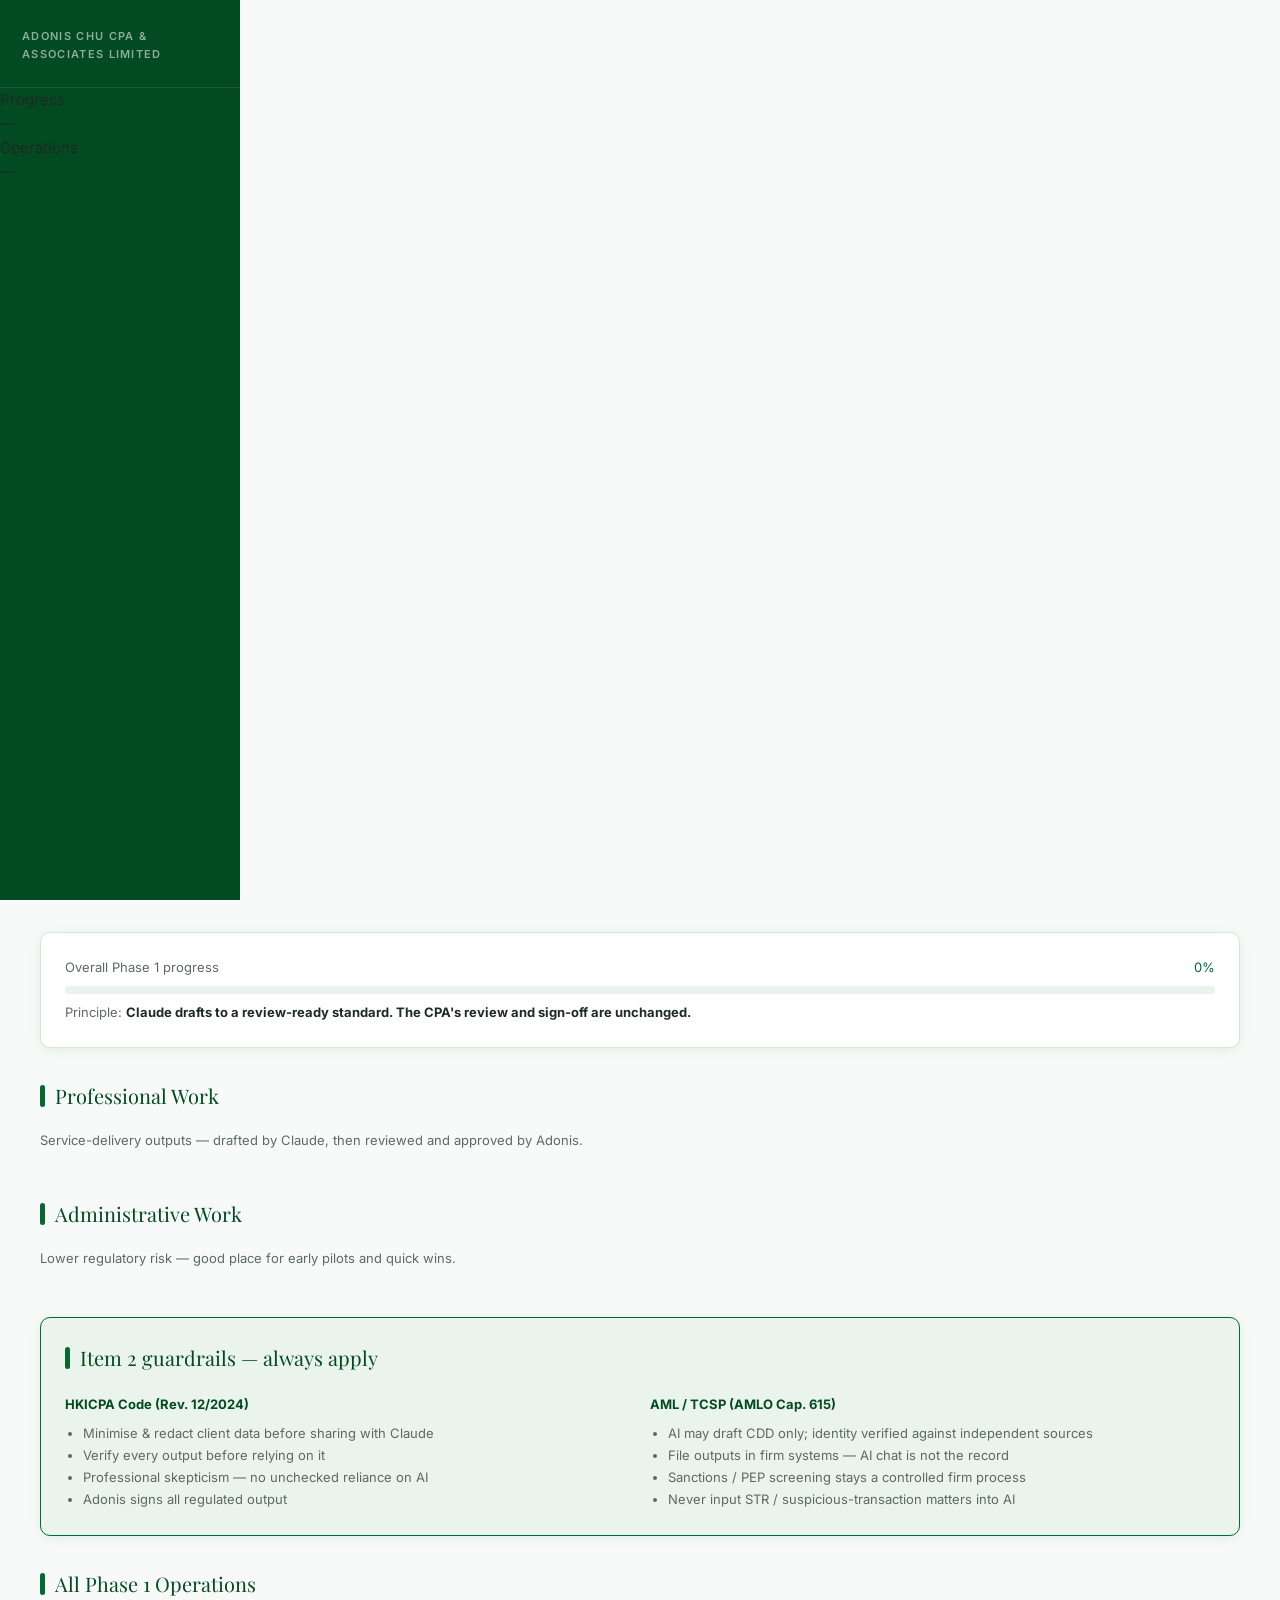
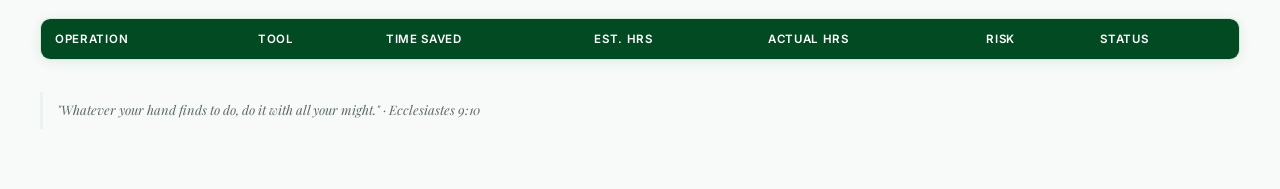
<file: phase1.html>
<!DOCTYPE html>
<html lang="en">
<head>
  <meta charset="UTF-8">
  <meta name="viewport" content="width=device-width, initial-scale=1.0">
  <title>Phase 1 · Efficiency — Claude Playbook</title>
  <link rel="stylesheet" href="style.css">
</head>
<body>
<div class="page-wrap">
  <aside class="sidebar">
    <div class="sidebar-logo">
      <div class="firm">Adonis Chu CPA &amp; Associates Limited</div>
    </div>
        <div class="meta-item"><div class="ml">Progress</div><div class="mv" id="p1-progress">—</div></div>
        <div class="meta-item"><div class="ml">Operations</div><div class="mv" id="p1-opcount">—</div></div>
      </div>
    </header>

    <div class="content">

      <!-- Progress bar -->
      <div class="card mb-32">
        <div class="flex-between mb-8">
          <span class="text-sm text-muted">Overall Phase 1 progress</span>
          <span class="text-sm text-green" id="p1-pct-label">0%</span>
        </div>
        <div class="progress-bar-wrap">
          <div class="progress-bar" id="p1-bar" style="width:0%"></div>
        </div>
        <div class="mt-8 text-sm text-muted">Principle: <strong style="color:var(--txt)">Claude drafts to a review-ready standard. The CPA's review and sign-off are unchanged.</strong></div>
      </div>

      <!-- Professional work -->
      <div class="section-title" id="professional">Professional Work</div>
      <p class="text-muted text-sm mb-16">Service-delivery outputs — drafted by Claude, then reviewed and approved by Adonis.</p>
      <div class="card-grid card-grid-2 mb-32" id="prof-grid"></div>

      <!-- Admin work -->
      <div class="section-title" id="admin">Administrative Work</div>
      <p class="text-muted text-sm mb-16">Lower regulatory risk — good place for early pilots and quick wins.</p>
      <div class="card-grid card-grid-2 mb-32" id="admin-grid"></div>

      <!-- Ethics strip -->
      <div class="card mb-32" style="background:var(--green-lt);border-color:var(--green)">
        <div class="section-title" style="color:var(--green-dk)">Item 2 guardrails — always apply</div>
        <div class="card-grid card-grid-2 mt-8">
          <div>
            <strong style="font-size:13px;color:var(--green-dk)">HKICPA Code (Rev. 12/2024)</strong>
            <ul style="font-size:13px;color:var(--muted);padding-left:18px;margin-top:6px;line-height:1.7">
              <li>Minimise & redact client data before sharing with Claude</li>
              <li>Verify every output before relying on it</li>
              <li>Professional skepticism — no unchecked reliance on AI</li>
              <li>Adonis signs all regulated output</li>
            </ul>
          </div>
          <div>
            <strong style="font-size:13px;color:var(--green-dk)">AML / TCSP (AMLO Cap. 615)</strong>
            <ul style="font-size:13px;color:var(--muted);padding-left:18px;margin-top:6px;line-height:1.7">
              <li>AI may draft CDD only; identity verified against independent sources</li>
              <li>File outputs in firm systems — AI chat is not the record</li>
              <li>Sanctions / PEP screening stays a controlled firm process</li>
              <li>Never input STR / suspicious-transaction matters into AI</li>
            </ul>
          </div>
        </div>
      </div>

      <!-- All operations detail -->
      <div class="section-title" id="ops-detail">All Phase 1 Operations</div>
      <div class="card mb-32" style="padding:0;overflow:hidden">
        <table class="ops-table">
          <thead>
            <tr>
              <th>Operation</th>
              <th>Tool</th>
              <th>Time saved</th>
              <th>Est. hrs</th>
              <th>Actual hrs</th>
              <th>Risk</th>
              <th>Status</th>
            </tr>
          </thead>
          <tbody id="ops-tbody"></tbody>
        </table>
      </div>

      <div class="scripture">"Whatever your hand finds to do, do it with all your might." · Ecclesiastes 9:10</div>
    </div>
  </main>
</div>

<script>
const PROF_CATS = [
  { key: 'Audit', icon: '🔍', items: ['Proforma FS review, lead schedules, working papers, completion memo'] },
  { key: 'Accounting', icon: '🧾', items: ['GL reconstruction, Xero CSV imports, bank reconciliation, year-end journals'] },
  { key: 'Tax', icon: '📑', items: ['Profits tax computations, depreciation / disposal schedules, employer\'s returns'] },
  { key: 'Company Secretarial', icon: '🏢', items: ['Minutes, resolutions, statutory forms, CDD documentation (verify by hand)'] },
];
const ADMIN_CATS = [
  { key: 'Client communication', icon: '💬', items: ['Bilingual emails & WhatsApp, reminders, engagement & fee letters'] },
  { key: 'Document handling', icon: '📂', items: ['Extract data from PDFs / scans, summarise, organise working files'] },
  { key: 'Knowledge & SOPs', icon: '📚', items: ['Turn recurring processes into reusable prompts, skills & templates'] },
  { key: 'Practice admin', icon: '🗒️', items: ['Meeting notes, proposals, regulatory-update summaries, deadline lists'] },
];

function renderCatCards(cats, containerId) {
  document.getElementById(containerId).innerHTML = cats.map(c => `
    <div class="card">
      <div style="font-size:22px;margin-bottom:8px">${c.icon}</div>
      <div style="font-family:var(--font-serif);font-size:17px;color:var(--green-dk);font-weight:700;margin-bottom:8px">${c.key}</div>
      <ul style="font-size:13px;color:var(--muted);padding-left:18px;line-height:1.7">
        ${c.items.map(i => `<li>${i}</li>`).join('')}
      </ul>
    </div>
  `).join('');
}

function statusBadge(s) {
  const map = { 'not-started': 'Not started', 'in-progress': 'In progress', 'done': 'Done' };
  return `<span class="badge badge-${s}">${map[s] || s}</span>`;
}
function timeCls(t) { return t === 'High' ? 'time-high' : t === 'Med' ? 'time-med' : ''; }
function riskBadge(r) { return `<span class="risk-badge risk-${r.toLowerCase()}">${r}</span>`; }

async function init() {
  const res = await fetch('data.json?v=' + Date.now());
  const DATA = await res.json();

  const ph = DATA.phases.find(p => p.id === 1);
  document.getElementById('p1-target').textContent = ph.targetDate;
  document.getElementById('p1-status').innerHTML = `<span class="badge badge-${ph.status}">${ph.status}</span>`;
  document.getElementById('p1-progress').textContent = ph.progress + '%';
  document.getElementById('sb-updated').textContent = DATA.project.lastUpdated;

  const ops1 = DATA.operations.filter(o => o.phase === 1);
  document.getElementById('p1-opcount').textContent = ops1.length;
  document.getElementById('p1-pct-label').textContent = ph.progress + '%';
  document.getElementById('p1-bar').style.width = ph.progress + '%';

  renderCatCards(PROF_CATS, 'prof-grid');
  renderCatCards(ADMIN_CATS, 'admin-grid');

  document.getElementById('ops-tbody').innerHTML = ops1.map((op, i) => `
    <tr onclick="toggleDetail(${i})" style="cursor:pointer">
      <td><div class="op-name">${op.name}</div></td>
      <td><code style="font-size:12px;color:var(--muted)">${op.tool}</code></td>
      <td class="${timeCls(op.timeSaved)}">${op.timeSaved}</td>
      <td>${op.estimatedHoursSaved ? op.estimatedHoursSaved + 'h' : '—'}</td>
      <td>${op.actualHoursSaved !== null ? '<span class="hours-actual">' + op.actualHoursSaved + 'h</span>' : '<span class="hours-null">pending</span>'}</td>
      <td>${riskBadge(op.risk)}</td>
      <td>${statusBadge(op.status)}</td>
    </tr>
    <tr class="op-detail-row" id="detail-${i}">
      <td colspan="7" class="op-detail-cell">
        <div class="op-detail-inner">
          <div class="detail-block"><h4>📝 Notes</h4><p>${op.notes || '—'}</p></div>
          <div class="detail-block"><h4>⚙️ Conditions</h4><p>${op.conditions || '—'}</p></div>
        </div>
      </td>
    </tr>
  `).join('');
}

function toggleDetail(i) {
  document.getElementById('detail-' + i).classList.toggle('open');
}

init();
</script>
</body>
</html>
</file>
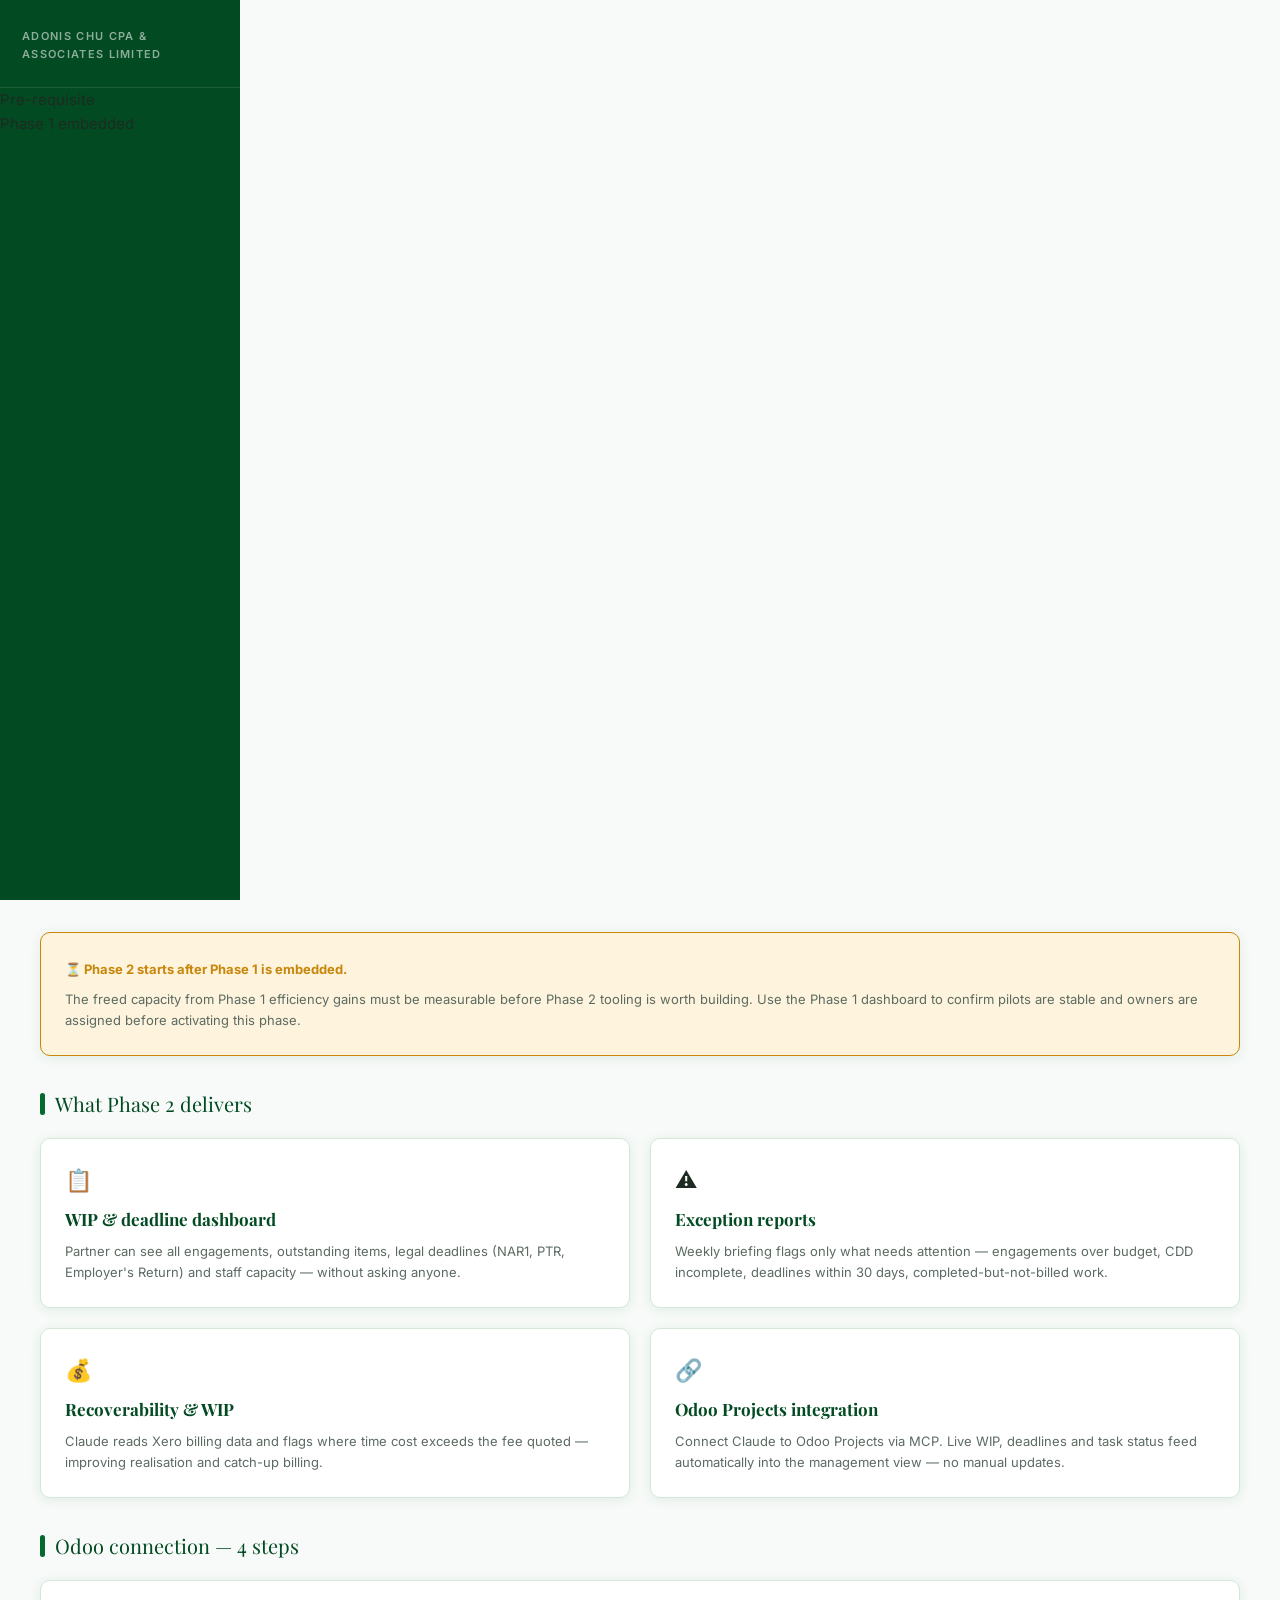
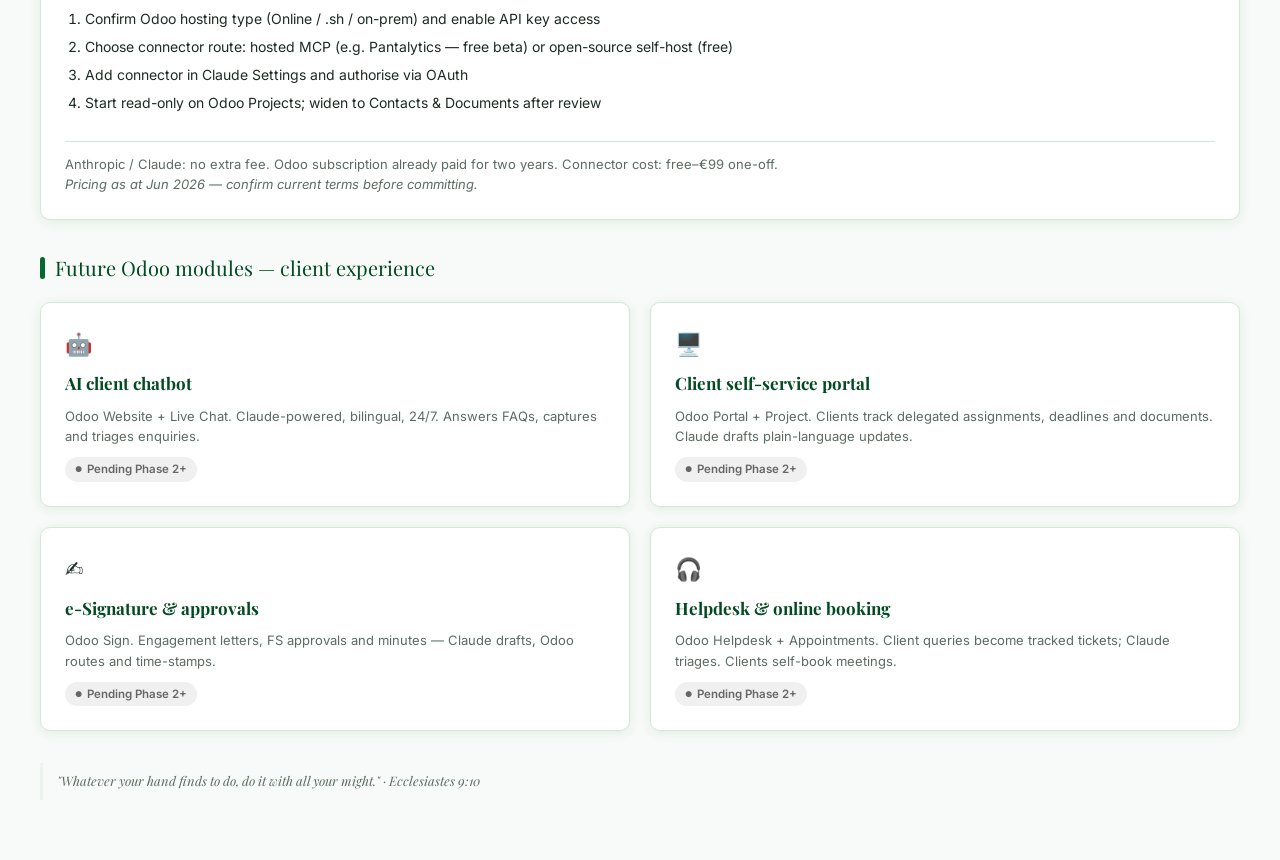
<file: phase2.html>
<!DOCTYPE html>
<html lang="en">
<head>
  <meta charset="UTF-8">
  <meta name="viewport" content="width=device-width, initial-scale=1.0">
  <title>Phase 2 · Data Visualisation — Claude Playbook</title>
  <link rel="stylesheet" href="style.css">
</head>
<body>
<div class="page-wrap">
  <aside class="sidebar">
    <div class="sidebar-logo">
      <div class="firm">Adonis Chu CPA &amp; Associates Limited</div>
    </div>
        <div class="meta-item"><div class="ml">Pre-requisite</div><div class="mv">Phase 1 embedded</div></div>
      </div>
    </header>

    <div class="content">

      <div class="card mb-32" style="background:var(--amber-lt);border-color:var(--amber)">
        <strong style="color:var(--amber);font-size:13px">⏳ Phase 2 starts after Phase 1 is embedded.</strong>
        <p class="text-sm text-muted mt-8">The freed capacity from Phase 1 efficiency gains must be measurable before Phase 2 tooling is worth building. Use the Phase 1 dashboard to confirm pilots are stable and owners are assigned before activating this phase.</p>
      </div>

      <div class="section-title">What Phase 2 delivers</div>
      <div class="card-grid card-grid-2 mb-32">
        <div class="card">
          <div style="font-size:22px;margin-bottom:8px">📋</div>
          <div style="font-family:var(--font-serif);font-size:17px;color:var(--green-dk);font-weight:700;margin-bottom:8px">WIP & deadline dashboard</div>
          <p class="text-sm text-muted">Partner can see all engagements, outstanding items, legal deadlines (NAR1, PTR, Employer's Return) and staff capacity — without asking anyone.</p>
        </div>
        <div class="card">
          <div style="font-size:22px;margin-bottom:8px">⚠️</div>
          <div style="font-family:var(--font-serif);font-size:17px;color:var(--green-dk);font-weight:700;margin-bottom:8px">Exception reports</div>
          <p class="text-sm text-muted">Weekly briefing flags only what needs attention — engagements over budget, CDD incomplete, deadlines within 30 days, completed-but-not-billed work.</p>
        </div>
        <div class="card">
          <div style="font-size:22px;margin-bottom:8px">💰</div>
          <div style="font-family:var(--font-serif);font-size:17px;color:var(--green-dk);font-weight:700;margin-bottom:8px">Recoverability & WIP</div>
          <p class="text-sm text-muted">Claude reads Xero billing data and flags where time cost exceeds the fee quoted — improving realisation and catch-up billing.</p>
        </div>
        <div class="card">
          <div style="font-size:22px;margin-bottom:8px">🔗</div>
          <div style="font-family:var(--font-serif);font-size:17px;color:var(--green-dk);font-weight:700;margin-bottom:8px">Odoo Projects integration</div>
          <p class="text-sm text-muted">Connect Claude to Odoo Projects via MCP. Live WIP, deadlines and task status feed automatically into the management view — no manual updates.</p>
        </div>
      </div>

      <div class="section-title">Odoo connection — 4 steps</div>
      <div class="card mb-32">
        <ol style="padding-left:20px;font-size:14px;line-height:2;color:var(--txt)">
          <li>Confirm Odoo hosting type (Online / .sh / on-prem) and enable API key access</li>
          <li>Choose connector route: hosted MCP (e.g. Pantalytics — free beta) or open-source self-host (free)</li>
          <li>Add connector in Claude Settings and authorise via OAuth</li>
          <li>Start read-only on Odoo Projects; widen to Contacts & Documents after review</li>
        </ol>
        <div class="mt-24 text-sm text-muted" style="border-top:1px solid var(--border);padding-top:12px">
          Anthropic / Claude: no extra fee. Odoo subscription already paid for two years. Connector cost: free–€99 one-off.<br>
          <em>Pricing as at Jun 2026 — confirm current terms before committing.</em>
        </div>
      </div>

      <div class="section-title">Future Odoo modules — client experience</div>
      <div class="card-grid card-grid-2 mb-32">
        <div class="card">
          <div style="font-size:22px;margin-bottom:8px">🤖</div>
          <div style="font-family:var(--font-serif);font-size:17px;color:var(--green-dk);font-weight:700;margin-bottom:8px">AI client chatbot</div>
          <p class="text-sm text-muted">Odoo Website + Live Chat. Claude-powered, bilingual, 24/7. Answers FAQs, captures and triages enquiries.</p>
          <div class="mt-8"><span class="badge badge-pending">Pending Phase 2+</span></div>
        </div>
        <div class="card">
          <div style="font-size:22px;margin-bottom:8px">🖥️</div>
          <div style="font-family:var(--font-serif);font-size:17px;color:var(--green-dk);font-weight:700;margin-bottom:8px">Client self-service portal</div>
          <p class="text-sm text-muted">Odoo Portal + Project. Clients track delegated assignments, deadlines and documents. Claude drafts plain-language updates.</p>
          <div class="mt-8"><span class="badge badge-pending">Pending Phase 2+</span></div>
        </div>
        <div class="card">
          <div style="font-size:22px;margin-bottom:8px">✍️</div>
          <div style="font-family:var(--font-serif);font-size:17px;color:var(--green-dk);font-weight:700;margin-bottom:8px">e-Signature & approvals</div>
          <p class="text-sm text-muted">Odoo Sign. Engagement letters, FS approvals and minutes — Claude drafts, Odoo routes and time-stamps.</p>
          <div class="mt-8"><span class="badge badge-pending">Pending Phase 2+</span></div>
        </div>
        <div class="card">
          <div style="font-size:22px;margin-bottom:8px">🎧</div>
          <div style="font-family:var(--font-serif);font-size:17px;color:var(--green-dk);font-weight:700;margin-bottom:8px">Helpdesk & online booking</div>
          <p class="text-sm text-muted">Odoo Helpdesk + Appointments. Client queries become tracked tickets; Claude triages. Clients self-book meetings.</p>
          <div class="mt-8"><span class="badge badge-pending">Pending Phase 2+</span></div>
        </div>
      </div>

      <div class="scripture">"Whatever your hand finds to do, do it with all your might." · Ecclesiastes 9:10</div>
    </div>
  </main>
</div>
<script>
async function init() {
  const res = await fetch('data.json?v=' + Date.now());
  const DATA = await res.json();
  const ph = DATA.phases.find(p => p.id === 2);
  document.getElementById('p2-target').textContent = ph.targetDate;
  document.getElementById('p2-status').innerHTML = `<span class="badge badge-${ph.status}">${ph.status}</span>`;
  document.getElementById('sb-updated').textContent = DATA.project.lastUpdated;
}
init();
</script>
</body>
</html>
</file>
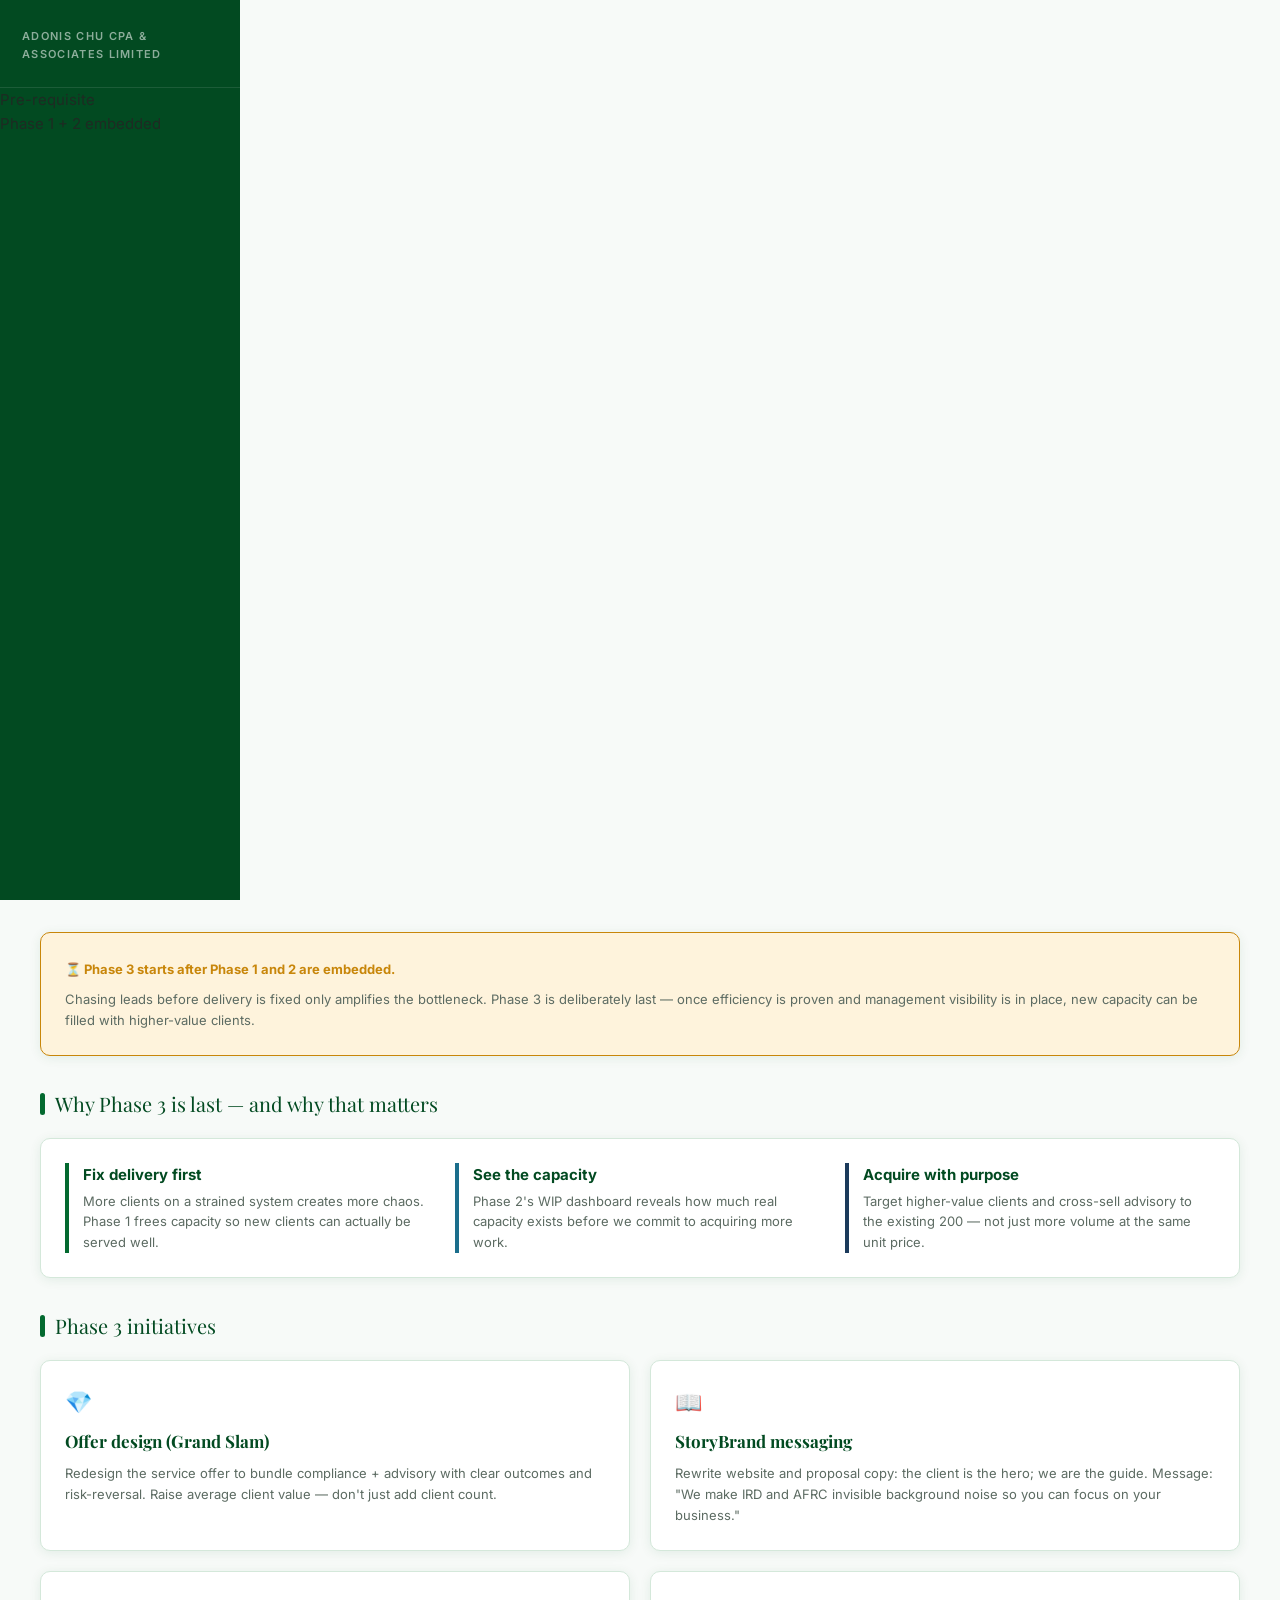
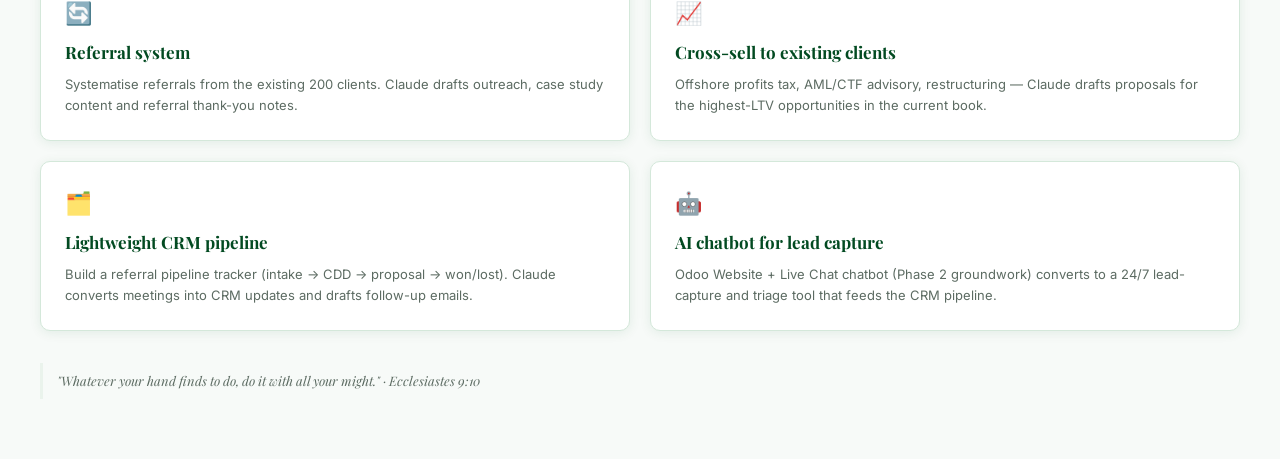
<file: phase3.html>
<!DOCTYPE html>
<html lang="en">
<head>
  <meta charset="UTF-8">
  <meta name="viewport" content="width=device-width, initial-scale=1.0">
  <title>Phase 3 · Client Acquisition — Claude Playbook</title>
  <link rel="stylesheet" href="style.css">
</head>
<body>
<div class="page-wrap">
  <aside class="sidebar">
    <div class="sidebar-logo">
      <div class="firm">Adonis Chu CPA &amp; Associates Limited</div>
    </div>
        <div class="meta-item"><div class="ml">Pre-requisite</div><div class="mv">Phase 1 + 2 embedded</div></div>
      </div>
    </header>

    <div class="content">

      <div class="card mb-32" style="background:var(--amber-lt);border-color:var(--amber)">
        <strong style="color:var(--amber);font-size:13px">⏳ Phase 3 starts after Phase 1 and 2 are embedded.</strong>
        <p class="text-sm text-muted mt-8">Chasing leads before delivery is fixed only amplifies the bottleneck. Phase 3 is deliberately last — once efficiency is proven and management visibility is in place, new capacity can be filled with higher-value clients.</p>
      </div>

      <div class="section-title">Why Phase 3 is last — and why that matters</div>
      <div class="card mb-32">
        <div class="card-grid card-grid-3" style="gap:20px">
          <div style="border-left:4px solid var(--green);padding-left:14px">
            <div style="font-weight:700;color:var(--green-dk);margin-bottom:4px">Fix delivery first</div>
            <p class="text-sm text-muted">More clients on a strained system creates more chaos. Phase 1 frees capacity so new clients can actually be served well.</p>
          </div>
          <div style="border-left:4px solid #1B6E8C;padding-left:14px">
            <div style="font-weight:700;color:var(--green-dk);margin-bottom:4px">See the capacity</div>
            <p class="text-sm text-muted">Phase 2's WIP dashboard reveals how much real capacity exists before we commit to acquiring more work.</p>
          </div>
          <div style="border-left:4px solid #1B3A5B;padding-left:14px">
            <div style="font-weight:700;color:var(--green-dk);margin-bottom:4px">Acquire with purpose</div>
            <p class="text-sm text-muted">Target higher-value clients and cross-sell advisory to the existing 200 — not just more volume at the same unit price.</p>
          </div>
        </div>
      </div>

      <div class="section-title">Phase 3 initiatives</div>
      <div class="card-grid card-grid-2 mb-32">
        <div class="card">
          <div style="font-size:22px;margin-bottom:8px">💎</div>
          <div style="font-family:var(--font-serif);font-size:17px;color:var(--green-dk);font-weight:700;margin-bottom:8px">Offer design (Grand Slam)</div>
          <p class="text-sm text-muted">Redesign the service offer to bundle compliance + advisory with clear outcomes and risk-reversal. Raise average client value — don't just add client count.</p>
        </div>
        <div class="card">
          <div style="font-size:22px;margin-bottom:8px">📖</div>
          <div style="font-family:var(--font-serif);font-size:17px;color:var(--green-dk);font-weight:700;margin-bottom:8px">StoryBrand messaging</div>
          <p class="text-sm text-muted">Rewrite website and proposal copy: the client is the hero; we are the guide. Message: "We make IRD and AFRC invisible background noise so you can focus on your business."</p>
        </div>
        <div class="card">
          <div style="font-size:22px;margin-bottom:8px">🔄</div>
          <div style="font-family:var(--font-serif);font-size:17px;color:var(--green-dk);font-weight:700;margin-bottom:8px">Referral system</div>
          <p class="text-sm text-muted">Systematise referrals from the existing 200 clients. Claude drafts outreach, case study content and referral thank-you notes.</p>
        </div>
        <div class="card">
          <div style="font-size:22px;margin-bottom:8px">📈</div>
          <div style="font-family:var(--font-serif);font-size:17px;color:var(--green-dk);font-weight:700;margin-bottom:8px">Cross-sell to existing clients</div>
          <p class="text-sm text-muted">Offshore profits tax, AML/CTF advisory, restructuring — Claude drafts proposals for the highest-LTV opportunities in the current book.</p>
        </div>
        <div class="card">
          <div style="font-size:22px;margin-bottom:8px">🗂️</div>
          <div style="font-family:var(--font-serif);font-size:17px;color:var(--green-dk);font-weight:700;margin-bottom:8px">Lightweight CRM pipeline</div>
          <p class="text-sm text-muted">Build a referral pipeline tracker (intake → CDD → proposal → won/lost). Claude converts meetings into CRM updates and drafts follow-up emails.</p>
        </div>
        <div class="card">
          <div style="font-size:22px;margin-bottom:8px">🤖</div>
          <div style="font-family:var(--font-serif);font-size:17px;color:var(--green-dk);font-weight:700;margin-bottom:8px">AI chatbot for lead capture</div>
          <p class="text-sm text-muted">Odoo Website + Live Chat chatbot (Phase 2 groundwork) converts to a 24/7 lead-capture and triage tool that feeds the CRM pipeline.</p>
        </div>
      </div>

      <div class="scripture">"Whatever your hand finds to do, do it with all your might." · Ecclesiastes 9:10</div>
    </div>
  </main>
</div>
<script>
async function init() {
  const res = await fetch('data.json?v=' + Date.now());
  const DATA = await res.json();
  const ph = DATA.phases.find(p => p.id === 3);
  document.getElementById('p3-target').textContent = ph.targetDate;
  document.getElementById('p3-status').innerHTML = `<span class="badge badge-${ph.status}">${ph.status}</span>`;
  document.getElementById('sb-updated').textContent = DATA.project.lastUpdated;
}
init();
</script>
</body>
</html>
</file>
<file: style.css>
/* ============================================================
   Adonis Chu CPA & Associates Limited — Claude Playbook Dashboard
   Brand: #03692F (green) on white · Inter + Playfair Display
   ============================================================ */

@import url('https://fonts.googleapis.com/css2?family=Inter:wght@300;400;500;600;700&family=Playfair+Display:wght@600;700&display=swap');

/* ── Tokens ─────────────────────────────────────────────── */
:root {
  --green:      #03692F;
  --green-dk:   #024A21;
  --green-md:   #3E8E5E;
  --green-lt:   #EAF3EC;
  --green-tint: #F2F8F4;
  --amber:      #C8860A;
  --amber-lt:   #FEF3DC;
  --red-lt:     #FEF0EF;
  --red:        #C0392B;
  --blue:       #1B6E8C;
  --navy:       #1B3A5B;
  --white:      #FFFFFF;
  --bg:         #F7FAF8;
  --card:       #FFFFFF;
  --border:     #D4E8DA;
  --txt:        #1E2B23;
  --muted:      #5C6B62;
  --font-sans:  'Inter', system-ui, sans-serif;
  --font-serif: 'Playfair Display', Georgia, serif;
  --radius:     10px;
  --shadow:     0 2px 12px rgba(3,105,47,0.09);
  --shadow-lg:  0 6px 28px rgba(3,105,47,0.13);
  --spine-w:    5px;
}

/* ── Reset ───────────────────────────────────────────────── */
*, *::before, *::after { box-sizing: border-box; margin: 0; padding: 0; }
html { scroll-behavior: smooth; }
body {
  font-family: var(--font-sans);
  background: var(--bg);
  color: var(--txt);
  font-size: 15px;
  line-height: 1.6;
  min-height: 100vh;
}
a { color: var(--green); text-decoration: none; }
a:hover { text-decoration: underline; }
img { max-width: 100%; }

/* ── Layout ──────────────────────────────────────────────── */
.page-wrap { display: flex; min-height: 100vh; }

/* ── Sidebar ─────────────────────────────────────────────── */
.sidebar {
  width: 240px;
  flex-shrink: 0;
  background: var(--green-dk);
  display: flex;
  flex-direction: column;
  position: sticky;
  top: 0;
  height: 100vh;
  overflow-y: auto;
}
.sidebar-logo {
  padding: 28px 22px 20px;
  border-bottom: 1px solid rgba(255,255,255,0.1);
}
.sidebar-logo .firm { font-size: 11px; font-weight: 600; color: rgba(255,255,255,0.55); letter-spacing: .12em; text-transform: uppercase; margin-bottom: 4px; }
.sidebar-logo .project { font-family: var(--font-serif); font-size: 15px; color: #fff; line-height: 1.35; }
.sidebar-nav { padding: 18px 12px; flex: 1; }
.sidebar-nav a {
  display: flex; align-items: center; gap: 10px;
  padding: 9px 12px; border-radius: 7px;
  font-size: 13.5px; font-weight: 500; color: rgba(255,255,255,0.75);
  transition: background .15s, color .15s;
  margin-bottom: 3px;
}
.sidebar-nav a:hover, .sidebar-nav a.active {
  background: rgba(255,255,255,0.11); color: #fff; text-decoration: none;
}
.sidebar-nav a .nav-icon { font-size: 15px; width: 18px; text-align: center; }
.sidebar-section { font-size: 10px; font-weight: 700; color: rgba(255,255,255,0.35); letter-spacing: .13em; text-transform: uppercase; padding: 16px 12px 6px; }
.sidebar-footer {
  padding: 16px 20px;
  border-top: 1px solid rgba(255,255,255,0.1);
  font-size: 11px; color: rgba(255,255,255,0.4);
}
.sidebar-footer .updated { font-weight: 600; color: rgba(255,255,255,0.6); }

/* ── Main Content ────────────────────────────────────────── */
.main { flex: 1; overflow-x: hidden; }
.page-header {
  background: var(--white);
  border-bottom: 1px solid var(--border);
  padding: 28px 40px 24px;
}
.page-header .eyebrow { font-size: 11px; font-weight: 700; color: var(--green); letter-spacing: .13em; text-transform: uppercase; margin-bottom: 6px; }
.page-header h1 { font-family: var(--font-serif); font-size: 28px; color: var(--green-dk); }
.page-header .subtitle { font-size: 14px; color: var(--muted); margin-top: 4px; }
.content { padding: 32px 40px 60px; }

/* ── Section titles ──────────────────────────────────────── */
.section-title {
  font-family: var(--font-serif);
  font-size: 20px; color: var(--green-dk);
  margin-bottom: 18px;
  display: flex; align-items: center; gap: 10px;
}
.section-title::before {
  content: '';
  display: block; width: var(--spine-w); height: 22px;
  background: var(--green); border-radius: 3px;
  flex-shrink: 0;
}

/* ── Cards ───────────────────────────────────────────────── */
.card {
  background: var(--card);
  border: 1px solid var(--border);
  border-radius: var(--radius);
  padding: 24px;
  box-shadow: var(--shadow);
}
.card-grid { display: grid; gap: 20px; }
.card-grid-3 { grid-template-columns: repeat(3, 1fr); }
.card-grid-2 { grid-template-columns: repeat(2, 1fr); }

/* ── Phase cards ─────────────────────────────────────────── */
.phase-card {
  border-left: var(--spine-w) solid var(--green);
  border-radius: var(--radius);
  background: var(--card);
  padding: 22px 24px;
  box-shadow: var(--shadow);
  border: 1px solid var(--border);
  border-left-width: var(--spine-w);
  transition: box-shadow .2s;
  display: block; color: inherit;
}
.phase-card:hover { box-shadow: var(--shadow-lg); text-decoration: none; }
.phase-card.phase-pending { opacity: .72; }
.phase-card .phase-label { font-size: 10px; font-weight: 700; letter-spacing: .12em; text-transform: uppercase; color: var(--muted); margin-bottom: 4px; }
.phase-card .phase-name { font-family: var(--font-serif); font-size: 20px; color: var(--green-dk); margin-bottom: 6px; }
.phase-card .phase-desc { font-size: 13px; color: var(--muted); line-height: 1.5; margin-bottom: 16px; }
.phase-card .phase-target { font-size: 12px; color: var(--muted); margin-bottom: 14px; }
.phase-card .phase-target span { font-weight: 600; color: var(--txt); }
.progress-bar-wrap { background: var(--green-lt); border-radius: 4px; height: 8px; overflow: hidden; }
.progress-bar { height: 100%; background: var(--green); border-radius: 4px; transition: width .6s ease; }
.progress-pct { font-size: 12px; font-weight: 600; color: var(--green); margin-top: 5px; text-align: right; }

/* ── Status badges ───────────────────────────────────────── */
.badge {
  display: inline-flex; align-items: center; gap: 5px;
  font-size: 11.5px; font-weight: 600; padding: 3px 10px;
  border-radius: 20px; white-space: nowrap;
}
.badge-not-started  { background: #F0F0F0; color: #555; }
.badge-in-progress  { background: var(--amber-lt); color: var(--amber); }
.badge-done         { background: var(--green-lt); color: var(--green-dk); }
.badge-active       { background: var(--green-lt); color: var(--green-dk); }
.badge-pending      { background: #F0F0F0; color: #666; }
.badge::before { content: '●'; font-size: 8px; }

.risk-badge { display: inline-block; font-size: 11px; font-weight: 600; padding: 2px 8px; border-radius: 12px; }
.risk-low  { background: var(--green-lt); color: var(--green-dk); }
.risk-med  { background: var(--amber-lt); color: var(--amber); }
.risk-high { background: var(--red-lt); color: var(--red); }

/* ── KPI row ─────────────────────────────────────────────── */
.kpi-grid { display: grid; grid-template-columns: repeat(4, 1fr); gap: 16px; margin-bottom: 32px; }
.kpi-card {
  background: var(--card); border: 1px solid var(--border);
  border-radius: var(--radius); padding: 20px 22px;
  box-shadow: var(--shadow);
}
.kpi-label { font-size: 11px; font-weight: 700; color: var(--muted); letter-spacing: .1em; text-transform: uppercase; margin-bottom: 6px; }
.kpi-value { font-family: var(--font-serif); font-size: 32px; color: var(--green-dk); font-weight: 700; line-height: 1; margin-bottom: 4px; }
.kpi-sub { font-size: 12px; color: var(--muted); }

/* ── Operations table ────────────────────────────────────── */
.ops-table { width: 100%; border-collapse: collapse; }
.ops-table thead th {
  background: var(--green-dk); color: #fff;
  font-size: 11.5px; font-weight: 600; letter-spacing: .06em; text-transform: uppercase;
  padding: 11px 14px; text-align: left;
}
.ops-table thead th:first-child { border-radius: 8px 0 0 0; }
.ops-table thead th:last-child  { border-radius: 0 8px 0 0; }
.ops-table tbody tr { border-bottom: 1px solid var(--border); cursor: pointer; transition: background .12s; }
.ops-table tbody tr:nth-child(even) { background: var(--green-tint); }
.ops-table tbody tr:hover { background: var(--green-lt); }
.ops-table tbody td { padding: 12px 14px; font-size: 13.5px; vertical-align: middle; }
.op-name { font-weight: 500; color: var(--green-dk); }
.op-tool { font-size: 12px; color: var(--muted); font-family: 'Courier New', monospace; }
.time-high { color: var(--green); font-weight: 700; }
.time-med  { color: var(--amber); font-weight: 700; }

/* ── Expandable detail row ───────────────────────────────── */
.op-detail-row { display: none; background: var(--green-lt) !important; }
.op-detail-row.open { display: table-row; }
.op-detail-cell { padding: 16px 20px 20px 36px !important; }
.op-detail-inner { display: grid; grid-template-columns: 1fr 1fr; gap: 16px; }
.detail-block h4 { font-size: 11px; font-weight: 700; color: var(--green); letter-spacing: .1em; text-transform: uppercase; margin-bottom: 5px; }
.detail-block p, .detail-block ul { font-size: 13px; color: var(--txt); }
.detail-block ul { padding-left: 16px; }
.detail-block ul li { margin-bottom: 3px; }

/* ── Hours saved ─────────────────────────────────────────── */
.hours-wrap { display: flex; align-items: center; gap: 8px; }
.hours-est { font-size: 13px; color: var(--muted); }
.hours-actual { font-size: 13px; font-weight: 600; color: var(--green); }
.hours-null { font-size: 12px; color: #bbb; font-style: italic; }

/* ── Decisions checklist ─────────────────────────────────── */
.decision-list { list-style: none; }
.decision-list li {
  display: flex; align-items: flex-start; gap: 12px;
  padding: 13px 0; border-bottom: 1px solid var(--border);
  font-size: 14px; color: var(--txt);
}
.decision-list li:last-child { border-bottom: none; }
.decision-num {
  flex-shrink: 0; width: 26px; height: 26px;
  background: var(--green); color: #fff; border-radius: 50%;
  font-size: 12px; font-weight: 700; display: flex; align-items: center; justify-content: center;
}
.decision-num.done { background: var(--green-lt); color: var(--green); border: 2px solid var(--green); }
.decision-text.done { text-decoration: line-through; color: var(--muted); }

/* ── Chart container ─────────────────────────────────────── */
.chart-wrap { display: flex; align-items: center; gap: 28px; }
.chart-legend { flex: 1; }
.legend-item { display: flex; align-items: center; gap: 8px; margin-bottom: 10px; font-size: 13px; }
.legend-dot { width: 12px; height: 12px; border-radius: 50%; flex-shrink: 0; }

/* ── Team row ────────────────────────────────────────────── */
.team-grid { display: flex; gap: 12px; flex-wrap: wrap; }
.team-chip {
  display: flex; align-items: center; gap: 8px;
  background: var(--green-lt); border: 1px solid var(--border);
  border-radius: 24px; padding: 7px 14px 7px 10px;
}
.team-avatar {
  width: 30px; height: 30px; border-radius: 50%;
  background: var(--green); color: #fff;
  font-size: 12px; font-weight: 700;
  display: flex; align-items: center; justify-content: center;
}
.team-info .name { font-size: 13px; font-weight: 600; color: var(--green-dk); }
.team-info .role { font-size: 11px; color: var(--muted); }

/* ── Donut chart (pure CSS/SVG) ──────────────────────────── */
.donut-svg { transform: rotate(-90deg); }
.donut-track { fill: none; stroke: var(--green-lt); stroke-width: 12; }
.donut-fill  { fill: none; stroke: var(--green);    stroke-width: 12; stroke-linecap: round; transition: stroke-dashoffset .8s ease; }
.donut-label { font-family: var(--font-serif); font-size: 22px; fill: var(--green-dk); text-anchor: middle; dominant-baseline: middle; }
.donut-sub   { font-size: 11px; fill: var(--muted); text-anchor: middle; dominant-baseline: middle; }

/* ── Add operation form ──────────────────────────────────── */
.add-op-btn {
  display: inline-flex; align-items: center; gap: 7px;
  background: var(--green); color: #fff;
  border: none; border-radius: 7px;
  padding: 9px 18px; font-size: 13.5px; font-weight: 600;
  cursor: pointer; transition: background .15s;
  font-family: var(--font-sans);
}
.add-op-btn:hover { background: var(--green-dk); }
.modal-overlay {
  display: none; position: fixed; inset: 0;
  background: rgba(0,0,0,.45); z-index: 200;
  align-items: center; justify-content: center;
}
.modal-overlay.open { display: flex; }
.modal {
  background: #fff; border-radius: 12px;
  padding: 32px; width: 540px; max-height: 90vh;
  overflow-y: auto; box-shadow: 0 20px 60px rgba(0,0,0,.25);
}
.modal h3 { font-family: var(--font-serif); font-size: 20px; color: var(--green-dk); margin-bottom: 20px; }
.form-group { margin-bottom: 16px; }
.form-group label { display: block; font-size: 12px; font-weight: 600; color: var(--muted); margin-bottom: 5px; text-transform: uppercase; letter-spacing: .07em; }
.form-group input, .form-group select, .form-group textarea {
  width: 100%; border: 1px solid var(--border);
  border-radius: 7px; padding: 9px 12px; font-size: 14px;
  font-family: var(--font-sans); color: var(--txt);
  background: var(--bg); outline: none;
  transition: border-color .15s;
}
.form-group input:focus, .form-group select:focus, .form-group textarea:focus { border-color: var(--green); }
.form-row { display: grid; grid-template-columns: 1fr 1fr; gap: 14px; }
.modal-actions { display: flex; gap: 10px; justify-content: flex-end; margin-top: 22px; }
.btn-cancel { background: none; border: 1px solid var(--border); border-radius: 7px; padding: 9px 18px; font-size: 13.5px; font-weight: 500; color: var(--muted); cursor: pointer; font-family: var(--font-sans); }
.btn-cancel:hover { background: var(--bg); }
.btn-save { background: var(--green); color: #fff; border: none; border-radius: 7px; padding: 9px 18px; font-size: 13.5px; font-weight: 600; cursor: pointer; font-family: var(--font-sans); }
.btn-save:hover { background: var(--green-dk); }

/* ── Phase detail page ───────────────────────────────────── */
.phase-hero {
  background: var(--green-dk); color: #fff;
  padding: 36px 40px 32px;
  border-bottom: none;
}
.phase-hero .eyebrow { color: rgba(255,255,255,.55); font-size: 11px; font-weight: 700; letter-spacing: .13em; text-transform: uppercase; margin-bottom: 6px; }
.phase-hero h1 { font-family: var(--font-serif); font-size: 32px; color: #fff; margin-bottom: 6px; }
.phase-hero .subtitle { color: rgba(255,255,255,.72); font-size: 15px; }
.phase-hero .meta { display: flex; gap: 28px; margin-top: 20px; }
.phase-hero .meta-item .ml { font-size: 10px; font-weight: 700; color: rgba(255,255,255,.4); letter-spacing: .1em; text-transform: uppercase; margin-bottom: 2px; }
.phase-hero .meta-item .mv { font-size: 16px; font-weight: 600; color: #fff; }

/* ── Responsive ──────────────────────────────────────────── */
@media (max-width: 1100px) {
  .card-grid-3 { grid-template-columns: 1fr 1fr; }
  .kpi-grid { grid-template-columns: repeat(2, 1fr); }
}
@media (max-width: 780px) {
  .sidebar { display: none; }
  .page-header, .content { padding-left: 20px; padding-right: 20px; }
  .card-grid-3, .card-grid-2, .kpi-grid { grid-template-columns: 1fr; }
  .op-detail-inner { grid-template-columns: 1fr; }
}

/* ── Utilities ───────────────────────────────────────────── */
.mb-8  { margin-bottom: 8px; }
.mb-16 { margin-bottom: 16px; }
.mb-24 { margin-bottom: 24px; }
.mb-32 { margin-bottom: 32px; }
.mt-8  { margin-top: 8px; }
.mt-24 { margin-top: 24px; }
.flex  { display: flex; }
.flex-between { display: flex; justify-content: space-between; align-items: center; }
.gap-12 { gap: 12px; }
.text-muted { color: var(--muted); }
.text-sm { font-size: 13px; }
.text-green { color: var(--green); }
.font-serif { font-family: var(--font-serif); }
.scripture {
  font-family: var(--font-serif); font-style: italic;
  font-size: 13px; color: var(--muted);
  border-left: 3px solid var(--green-lt);
  padding: 8px 14px; margin-top: 32px;
}
</file>
